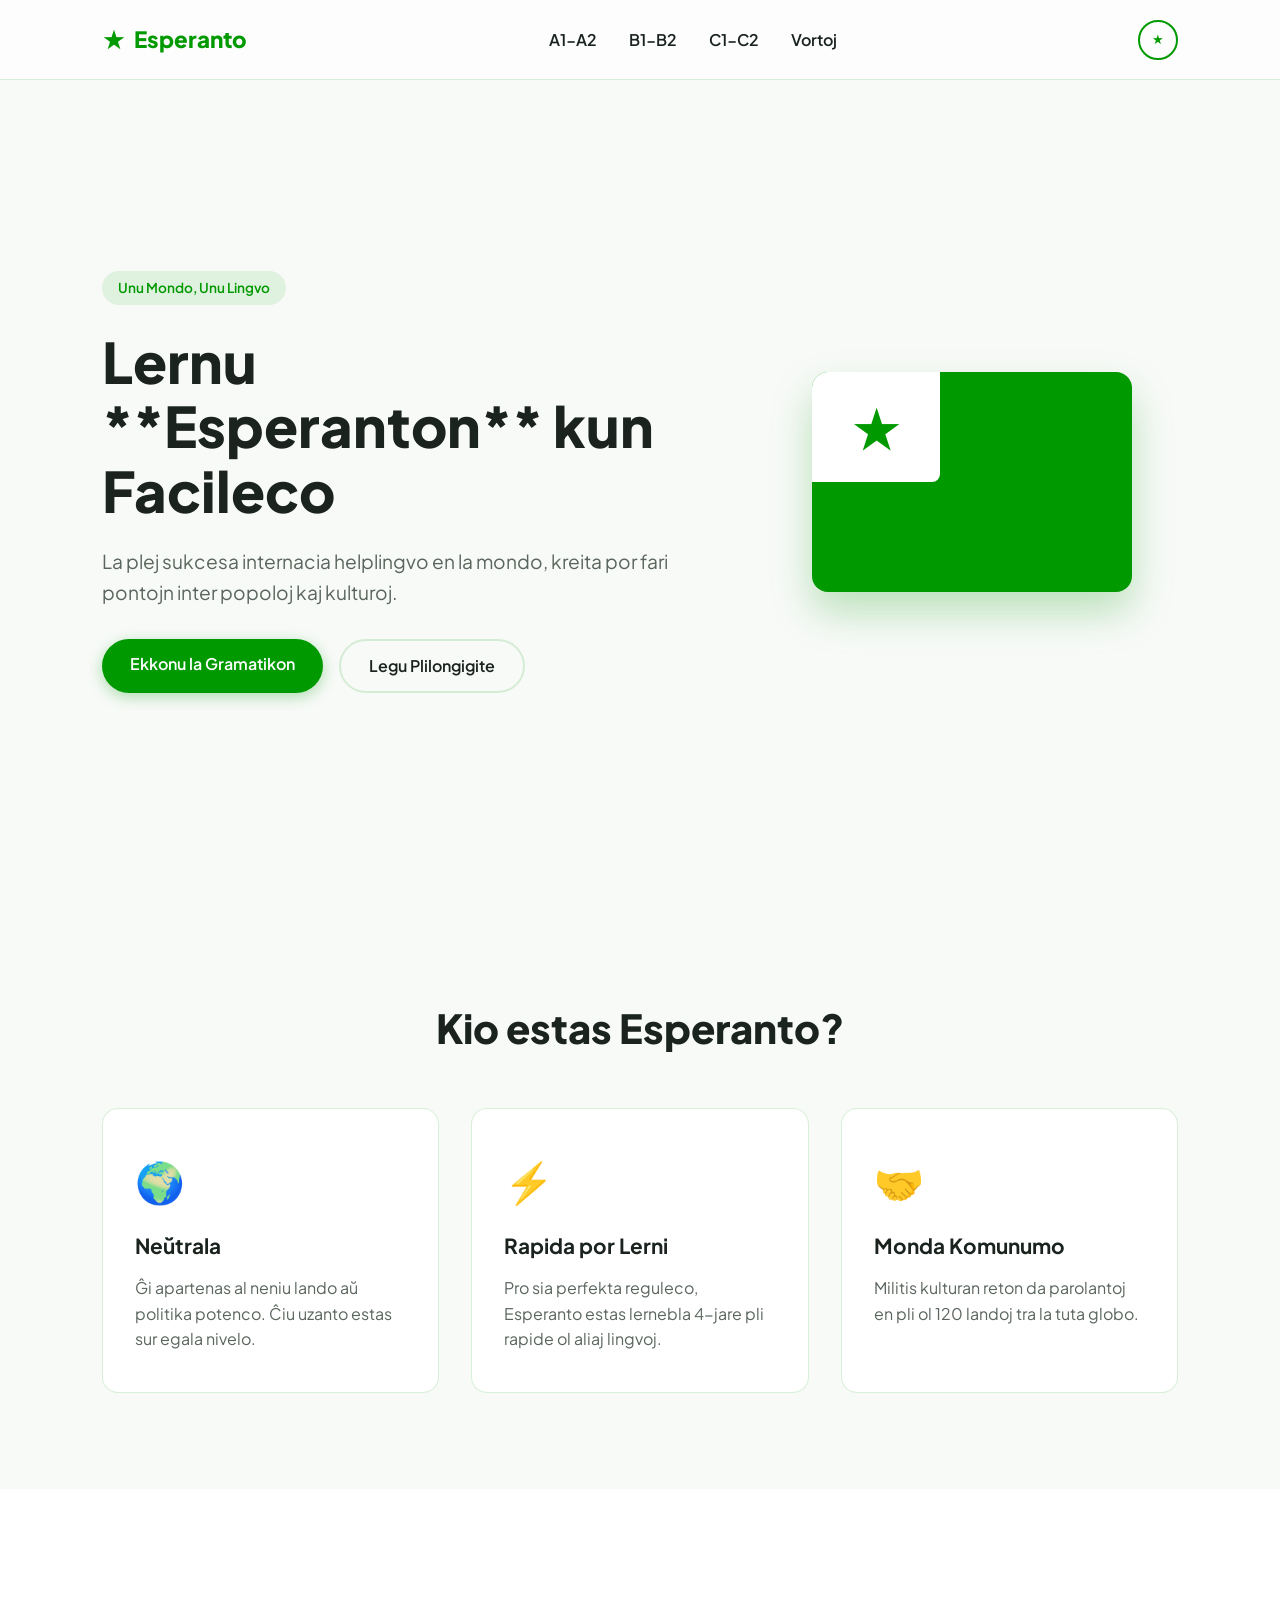
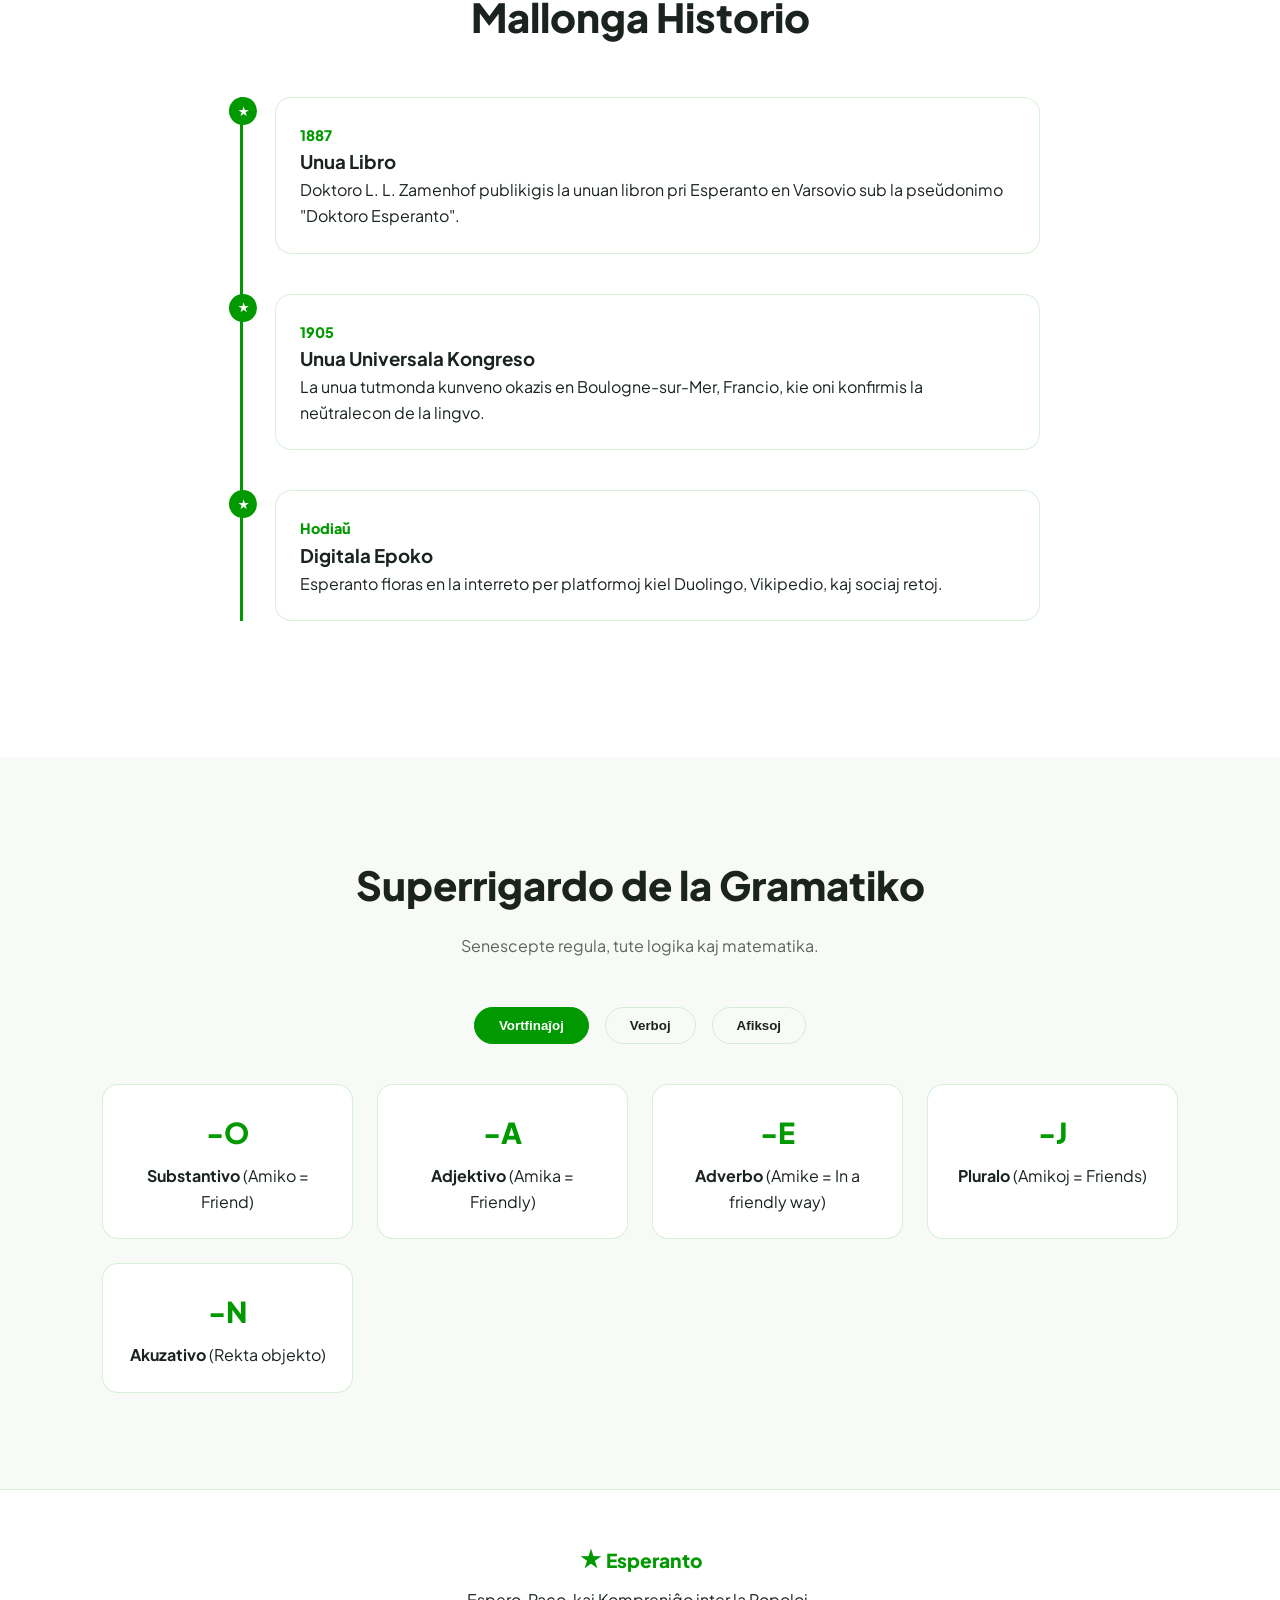
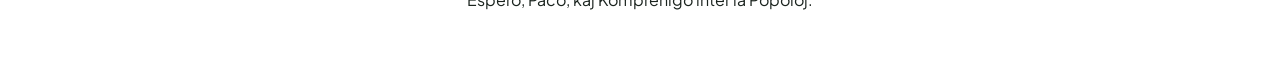
<file: index.html>
<!DOCTYPE html>
<html lang="eo">
<head>
    <meta charset="UTF-8">
    <meta name="viewport" content="width=device-width, initial-scale=1.0">
    <title>Esperanto - La Internacia Lingvo</title>
    <link rel="stylesheet" href="style.css">
    <link rel="preconnect" href="https://fonts.googleapis.com">
    <link rel="preconnect" href="https://fonts.gstatic.com" crossorigin>
    <link href="https://fonts.googleapis.com/css2?family=Plus+Jakarta+Sans:wght@300;400;600;800&display=swap" rel="stylesheet">
</head>
<body>

    <!-- Header & Navigation -->
    <header class="navbar" id="navbar">
        <div class="logo">
            <span class="star-icon">★</span>
            <span class="logo-text">Esperanto</span>
        </div>
        <nav>
            <ul class="nav-links">
                <li><a href="a1_a2.html">A1-A2</a></li>
                <li><a href="b1_b2.html">B1-B2</a></li>
                <li><a href="c1_c2.html">C1-C2</a></li>
                <li><a href="vortoj.html">Vortoj</a></li>
            </ul>
        </nav>
        <button class="theme-toggle" id="themeToggle" aria-label="Ŝanĝi Etoson">
            <span class="star-btn">★</span>
        </button>
    </header>

    <!-- Hero Section -->
    <section id="hero" class="hero-section">
        <div class="hero-content fade-in">
            <span class="badge">Unu Mondo, Unu Lingvo</span>
            <h1>Lernu **Esperanton** kun Facileco</h1>
            <p>La plej sukcesa internacia helplingvo en la mondo, kreita por fari pontojn inter popoloj kaj kulturoj.</p>
            <div class="hero-buttons">
                <a href="#gramatiko" class="btn btn-primary">Ekkonu la Gramatikon</a>
                <a href="#pri" class="btn btn-secondary">Legu Plilongigite</a>
            </div>
        </div>
        <div class="hero-graphic fade-in">
            <div class="flag-card">
                <div class="canton">
                    <span class="green-star">★</span>
                </div>
                <div class="green-bg"></div>
            </div>
        </div>
    </section>

    <!-- About Section -->
    <section id="pri" class="section">
        <div class="container fade-in">
            <h2 class="section-title">Kio estas Esperanto?</h2>
            <div class="cards-grid">
                <div class="card">
                    <div class="card-icon">🌍</div>
                    <h3>Neŭtrala</h3>
                    <p>Ĝi apartenas al neniu lando aŭ politika potenco. Ĉiu uzanto estas sur egala nivelo.</p>
                </div>
                <div class="card">
                    <div class="card-icon">⚡</div>
                    <h3>Rapida por Lerni</h3>
                    <p>Pro sia perfekta reguleco, Esperanto estas lernebla 4-jare pli rapide ol aliaj lingvoj.</p>
                </div>
                <div class="card">
                    <div class="card-icon">🤝</div>
                    <h3>Monda Komunumo</h3>
                    <p>Militis kulturan reton da parolantoj en pli ol 120 landoj tra la tuta globo.</p>
                </div>
            </div>
        </div>
    </section>

    <!-- History Section -->
    <section id="historio" class="section alt-bg">
        <div class="container fade-in">
            <h2 class="section-title">Mallonga Historio</h2>
            <div class="timeline">
                <div class="timeline-item">
                    <div class="timeline-dot">★</div>
                    <div class="timeline-content">
                        <span class="year">1887</span>
                        <h3>Unua Libro</h3>
                        <p>Doktoro L. L. Zamenhof publikigis la unuan libron pri Esperanto en Varsovio sub la pseŭdonimo "Doktoro Esperanto".</p>
                    </div>
                </div>
                <div class="timeline-item">
                    <div class="timeline-dot">★</div>
                    <div class="timeline-content">
                        <span class="year">1905</span>
                        <h3>Unua Universala Kongreso</h3>
                        <p>La unua tutmonda kunveno okazis en Boulogne-sur-Mer, Francio, kie oni konfirmis la neŭtralecon de la lingvo.</p>
                    </div>
                </div>
                <div class="timeline-item">
                    <div class="timeline-dot">★</div>
                    <div class="timeline-content">
                        <span class="year">Hodiaŭ</span>
                        <h3>Digitala Epoko</h3>
                        <p>Esperanto floras en la interreto per platformoj kiel Duolingo, Vikipedio, kaj sociaj retoj.</p>
                    </div>
                </div>
            </div>
        </div>
    </section>

    <!-- Grammar Section -->
    <section id="gramatiko" class="section">
        <div class="container fade-in">
            <h2 class="section-title">Superrigardo de la Gramatiko</h2>
            <p class="subtitle">Senescepte regula, tute logika kaj matematika.</p>

            <div class="tabs">
                <button class="tab-btn active" data-tab="finaĵoj">Vortfinaĵoj</button>
                <button class="tab-btn" data-tab="verboj">Verboj</button>
                <button class="tab-btn" data-tab="afiksoj">Afiksoj</button>
            </div>

            <div class="tab-content active" id="finaĵoj">
                <div class="grammar-cards">
                    <div class="g-card"><span>-O</span> <strong>Substantivo</strong> (Amiko = Friend)</div>
                    <div class="g-card"><span>-A</span> <strong>Adjektivo</strong> (Amika = Friendly)</div>
                    <div class="g-card"><span>-E</span> <strong>Adverbo</strong> (Amike = In a friendly way)</div>
                    <div class="g-card"><span>-J</span> <strong>Pluralo</strong> (Amikoj = Friends)</div>
                    <div class="g-card"><span>-N</span> <strong>Akuzativo</strong> (Rekta objekto)</div>
                </div>
            </div>

            <div class="tab-content" id="verboj">
                <div class="grammar-cards">
                    <div class="g-card"><span>-I</span> <strong>Infinitivo</strong> (Lerni)</div>
                    <div class="g-card"><span>-AS</span> <strong>Presento</strong> (Mi lernas)</div>
                    <div class="g-card"><span>-IS</span> <strong>Pasinteco</strong> (Mi lernis)</div>
                    <div class="g-card"><span>-OS</span> <strong>Futuro</strong> (Mi lernos)</div>
                    <div class="g-card"><span>-US</span> <strong>Kondiĉalo</strong> (Mi lernus)</div>
                    <div class="g-card"><span>-U</span> <strong>Volitivo / Ordo</strong> (Lernu!)</div>
                </div>
            </div>

            <div class="tab-content" id="afiksoj">
                <div class="grammar-cards">
                    <div class="g-card"><span>MAL-</span> <strong>Malfavoro / Kontraŭo</strong> (Bona → Malbona)</div>
                    <div class="g-card"><span>IN-</span> <strong>Ina sekso</strong> (Patro → Patrino)</div>
                    <div class="g-card"><span>ET-</span> <strong>Malgrandigilo</strong> (Domo → Dometo)</div>
                    <div class="g-card"><span>EG-</span> <strong>Grandigilo</strong> (Domo → Domego)</div>
                </div>
            </div>
        </div>
    </section>

    <!-- Footer -->
    <footer>
        <div class="footer-content">
            <div class="footer-logo">
                <span class="star-icon">★</span> Esperanto
            </div>
            <p>Espero, Paco, kaj Kompreniĝo inter la Popoloj.</p>
        </div>
    </footer>

    <script src="script.js"></script>
</body>
</html>
</file>
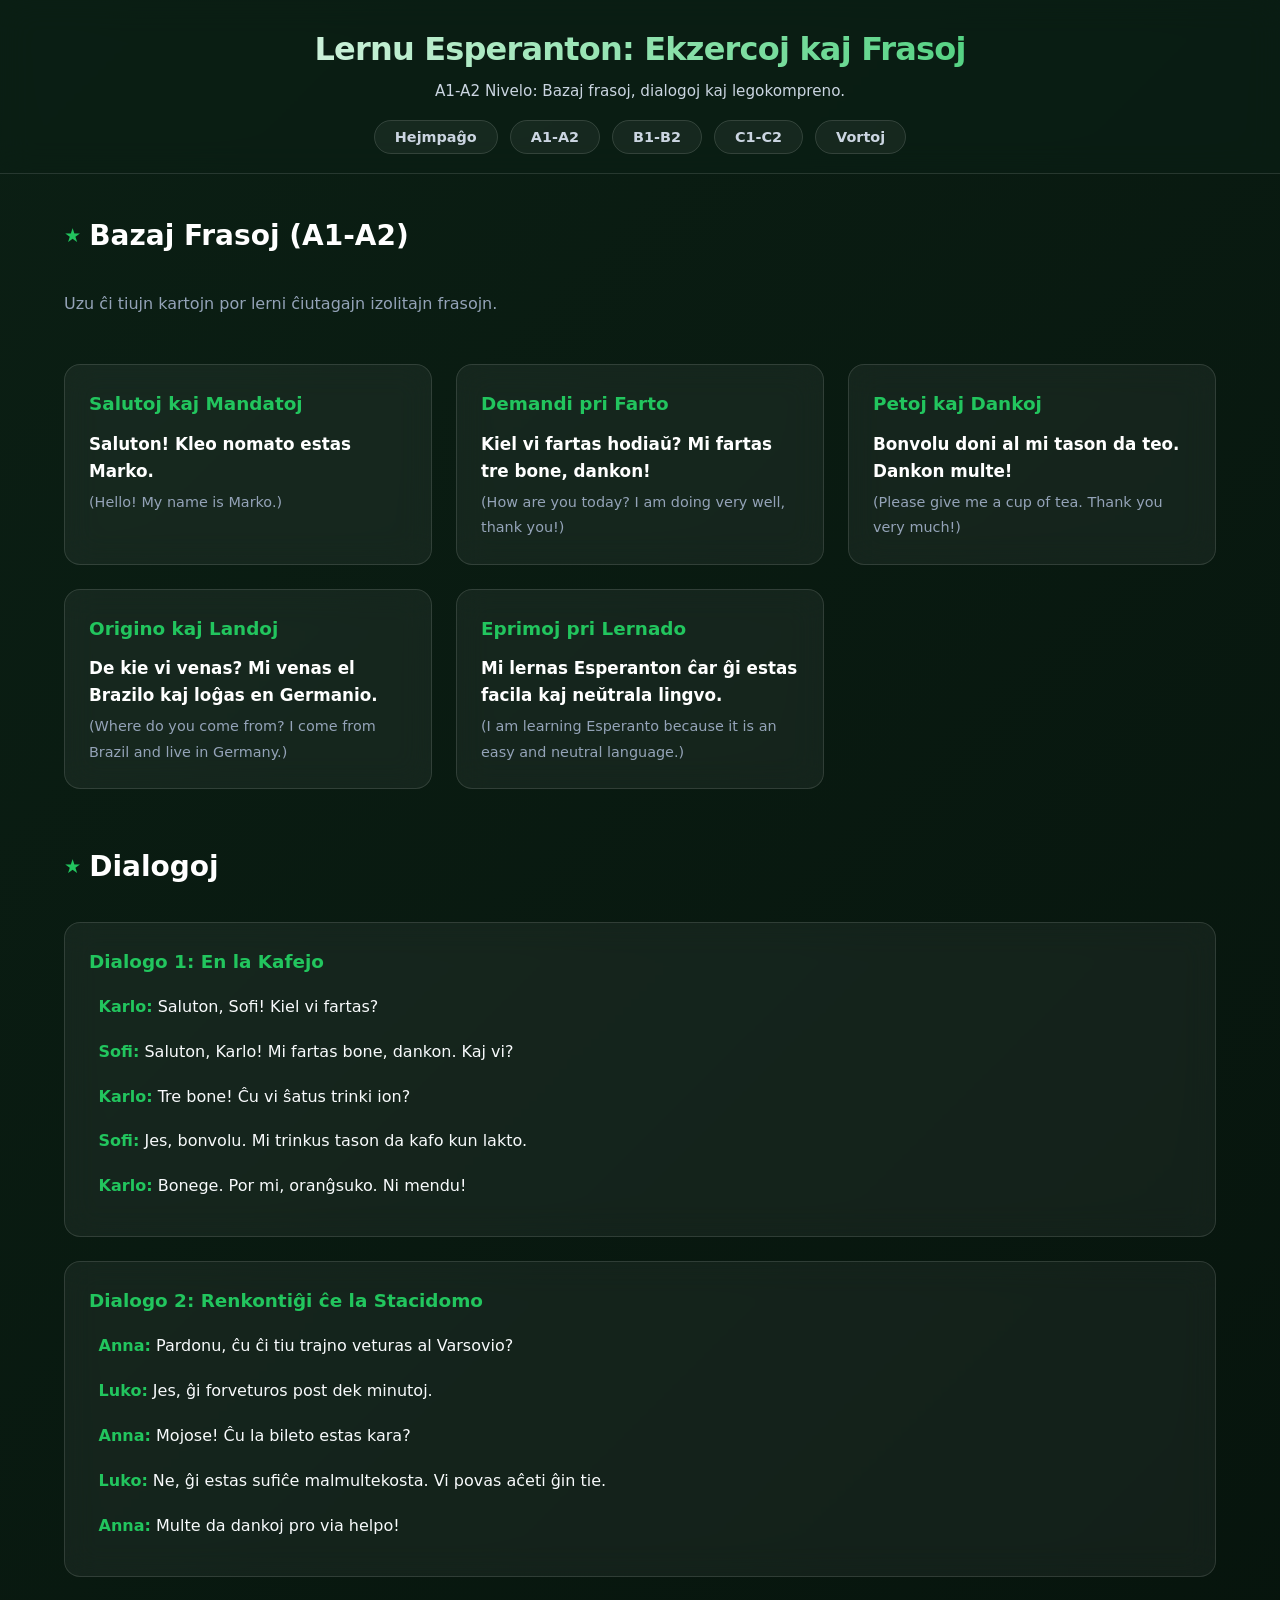
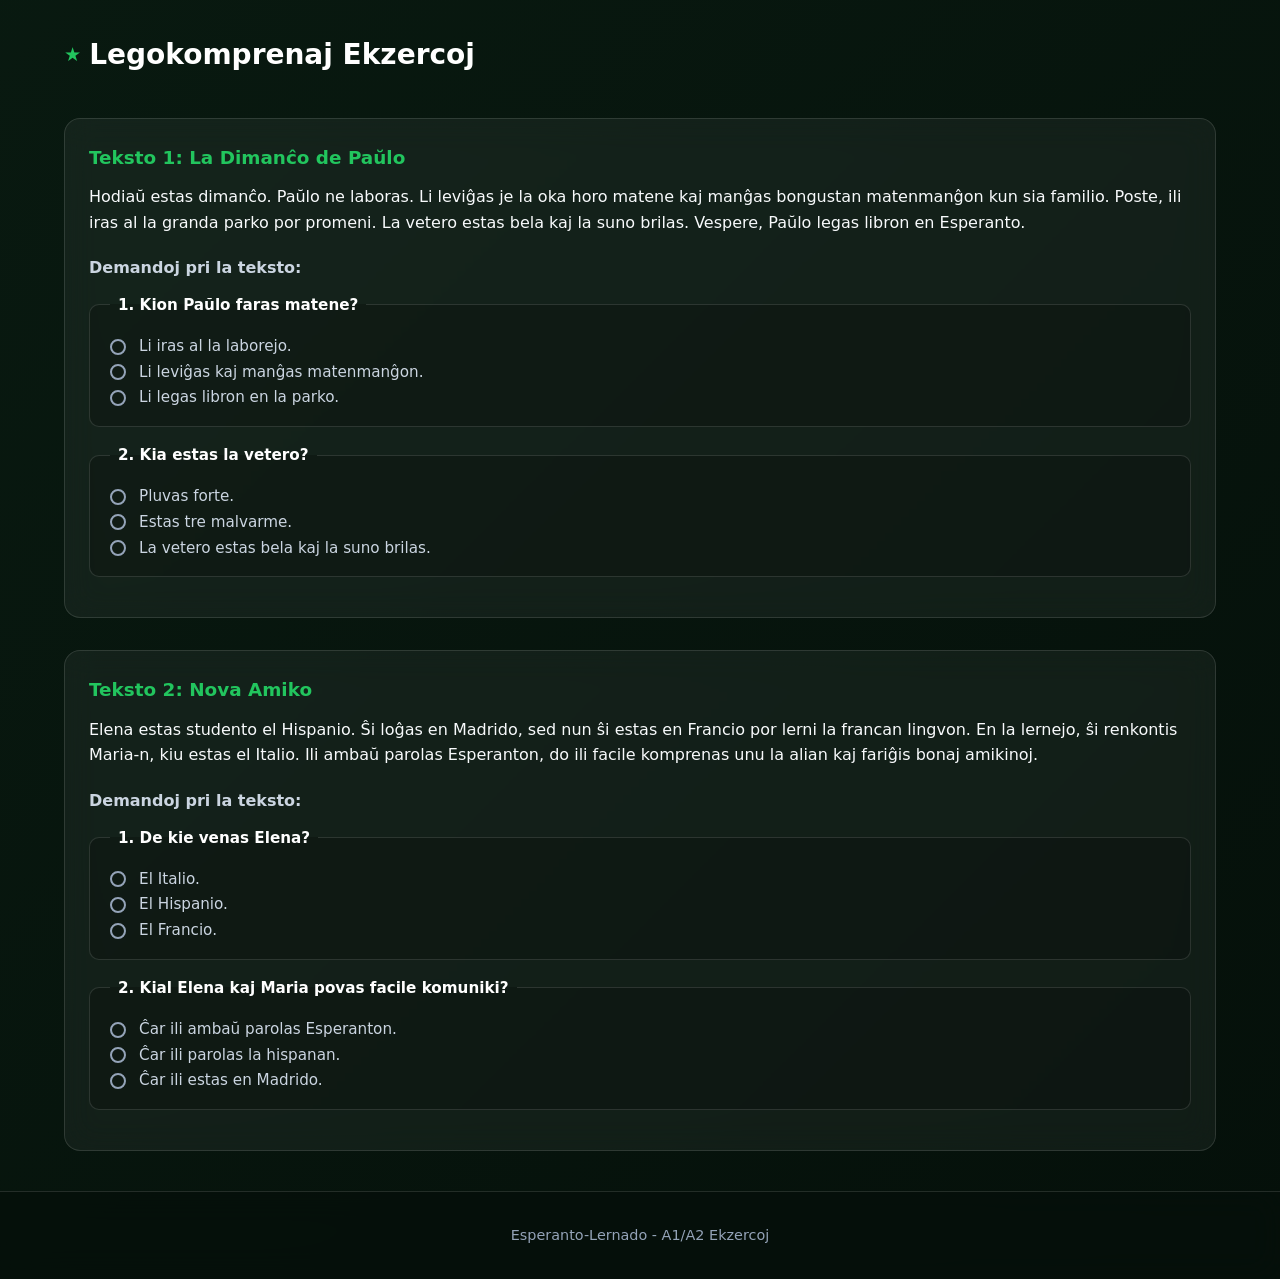
<file: a1_a2.html>
<!DOCTYPE html>
<html lang="eo">
<head>
    <meta charset="UTF-8">
    <meta name="viewport" content="width=device-width, initial-scale=1.0">
    <link rel="stylesheet" href="style_2.css">
    <link rel="preconnect" href="https://fonts.googleapis.com">
    <title>Esperanto: Ekzercoj kaj Frasoj (A1-A2)</title>
</head>
<body>

    <header>
        <h1>Lernu Esperanton: Ekzercoj kaj Frasoj</h1>
        <p>A1-A2 Nivelo: Bazaj frasoj, dialogoj kaj legokompreno.</p>
        <nav>
            <ul class="nav-links">
                <li><a href="index.html">Hejmpaĝo</a></li>
                <li><a href="a1_a2.html">A1-A2</a></li>
                <li><a href="b1_b2.html">B1-B2</a></li>
                <li><a href="c1_c2.html">C1-C2</a></li>
                <li><a href="vortoj.html">Vortoj</a></li>
            </ul>
        </nav>
    </header>

    <main>
        <!-- Sekcio 1: Bazaj Frasoj (A1-A2) -->
        <section id="frasoj">
            <h2>Bazaj Frasoj (A1-A2)</h2>
            <p>Uzu ĉi tiujn kartojn por lerni ĉiutagajn izolitajn frasojn.</p>

            <article class="card">
                <h3>Salutoj kaj Mandatoj</h3>
                <p><strong>Saluton! Kleo nomato estas Marko.</strong></p>
                <p><em>(Hello! My name is Marko.)</em></p>
            </article>

            <article class="card">
                <h3>Demandi pri Farto</h3>
                <p><strong>Kiel vi fartas hodiaŭ? Mi fartas tre bone, dankon!</strong></p>
                <p><em>(How are you today? I am doing very well, thank you!)</em></p>
            </article>

            <article class="card">
                <h3>Petoj kaj Dankoj</h3>
                <p><strong>Bonvolu doni al mi tason da teo. Dankon multe!</strong></p>
                <p><em>(Please give me a cup of tea. Thank you very much!)</em></p>
            </article>

            <article class="card">
                <h3>Origino kaj Landoj</h3>
                <p><strong>De kie vi venas? Mi venas el Brazilo kaj loĝas en Germanio.</strong></p>
                <p><em>(Where do you come from? I come from Brazil and live in Germany.)</em></p>
            </article>

            <article class="card">
                <h3>Eprimoj pri Lernado</h3>
                <p><strong>Mi lernas Esperanton ĉar ĝi estas facila kaj neŭtrala lingvo.</strong></p>
                <p><em>(I am learning Esperanto because it is an easy and neutral language.)</em></p>
            </article>
        </section>

        <!-- Sekcio 2: Dialogoj -->
        <section id="dialogoj">
            <h2>Dialogoj</h2>

            <!-- Dialogo 1 -->
            <article class="dialogue-card">
                <h3>Dialogo 1: En la Kafejo</h3>
                <p><strong>Karlo:</strong> Saluton, Sofi! Kiel vi fartas?</p>
                <p><strong>Sofi:</strong> Saluton, Karlo! Mi fartas bone, dankon. Kaj vi?</p>
                <p><strong>Karlo:</strong> Tre bone! Ĉu vi ŝatus trinki ion?</p>
                <p><strong>Sofi:</strong> Jes, bonvolu. Mi trinkus tason da kafo kun lakto.</p>
                <p><strong>Karlo:</strong> Bonege. Por mi, oranĝsuko. Ni mendu!</p>
            </article>

            <!-- Dialogo 2 -->
            <article class="dialogue-card">
                <h3>Dialogo 2: Renkontiĝi ĉe la Stacidomo</h3>
                <p><strong>Anna:</strong> Pardonu, ĉu ĉi tiu trajno veturas al Varsovio?</p>
                <p><strong>Luko:</strong> Jes, ĝi forveturos post dek minutoj.</p>
                <p><strong>Anna:</strong> Mojose! Ĉu la bileto estas kara?</p>
                <p><strong>Luko:</strong> Ne, ĝi estas sufiĉe malmultekosta. Vi povas aĉeti ĝin tie.</p>
                <p><strong>Anna:</strong> Multe da dankoj pro via helpo!</p>
            </article>
        </section>

        <!-- Sekcio 3: Legokomprenaj Ekzercoj -->
        <section id="legokompreno">
            <h2>Legokomprenaj Ekzercoj</h2>

            <!-- Ekzerco 1 -->
            <article class="exercise-card">
                <h3>Teksto 1: La Dimanĉo de Paŭlo</h3>
                <p>
                    Hodiaŭ estas dimanĉo. Paŭlo ne laboras. Li leviĝas je la oka horo matene kaj manĝas bongustan matenmanĝon kun sia familio. 
                    Poste, ili iras al la granda parko por promeni. La vetero estas bela kaj la suno brilas. Vespere, Paŭlo legas libron en Esperanto.
                </p>

                <h4>Demandoj pri la teksto:</h4>
                <form>
                    <fieldset>
                        <legend>1. Kion Paŭlo faras matene?</legend>
                        <input type="radio" id="q1a" name="q1" value="a">
                        <label for="q1a">Li iras al la laborejo.</label><br>
                        <input type="radio" id="q1b" name="q1" value="b">
                        <label for="q1b">Li leviĝas kaj manĝas matenmanĝon.</label><br>
                        <input type="radio" id="q1c" name="q1" value="c">
                        <label for="q1c">Li legas libron en la parko.</label>
                    </fieldset>

                    <fieldset>
                        <legend>2. Kia estas la vetero?</legend>
                        <input type="radio" id="q2a" name="q2" value="a">
                        <label for="q2a">Pluvas forte.</label><br>
                        <input type="radio" id="q2b" name="q2" value="b">
                        <label for="q2b">Estas tre malvarme.</label><br>
                        <input type="radio" id="q2c" name="q2" value="c">
                        <label for="q2c">La vetero estas bela kaj la suno brilas.</label>
                    </fieldset>
                </form>
            </article>

            <!-- Ekzerco 2 -->
            <article class="exercise-card">
                <h3>Teksto 2: Nova Amiko</h3>
                <p>
                    Elena estas studento el Hispanio. Ŝi loĝas en Madrido, sed nun ŝi estas en Francio por lerni la francan lingvon. 
                    En la lernejo, ŝi renkontis Maria-n, kiu estas el Italio. Ili ambaŭ parolas Esperanton, do ili facile komprenas unu la alian kaj fariĝis bonaj amikinoj.
                </p>

                <h4>Demandoj pri la teksto:</h4>
                <form>
                    <fieldset>
                        <legend>1. De kie venas Elena?</legend>
                        <input type="radio" id="q3a" name="q3" value="a">
                        <label for="q3a">El Italio.</label><br>
                        <input type="radio" id="q3b" name="q3" value="b">
                        <label for="q3b">El Hispanio.</label><br>
                        <input type="radio" id="q3c" name="q3" value="c">
                        <label for="q3c">El Francio.</label>
                    </fieldset>

                    <fieldset>
                        <legend>2. Kial Elena kaj Maria povas facile komuniki?</legend>
                        <input type="radio" id="q4a" name="q4" value="a">
                        <label for="q4a">Ĉar ili ambaŭ parolas Esperanton.</label><br>
                        <input type="radio" id="q4b" name="q4" value="b">
                        <label for="q4b">Ĉar ili parolas la hispanan.</label><br>
                        <input type="radio" id="q4c" name="q4" value="c">
                        <label for="q4c">Ĉar ili estas en Madrido.</label>
                    </fieldset>
                </form>
            </article>
        </section>
    </main>

    <footer>
        <p>Esperanto-Lernado - A1/A2 Ekzercoj</p>
    </footer> 
    <script src="script.js"></script>
</body>
</html>
</file>
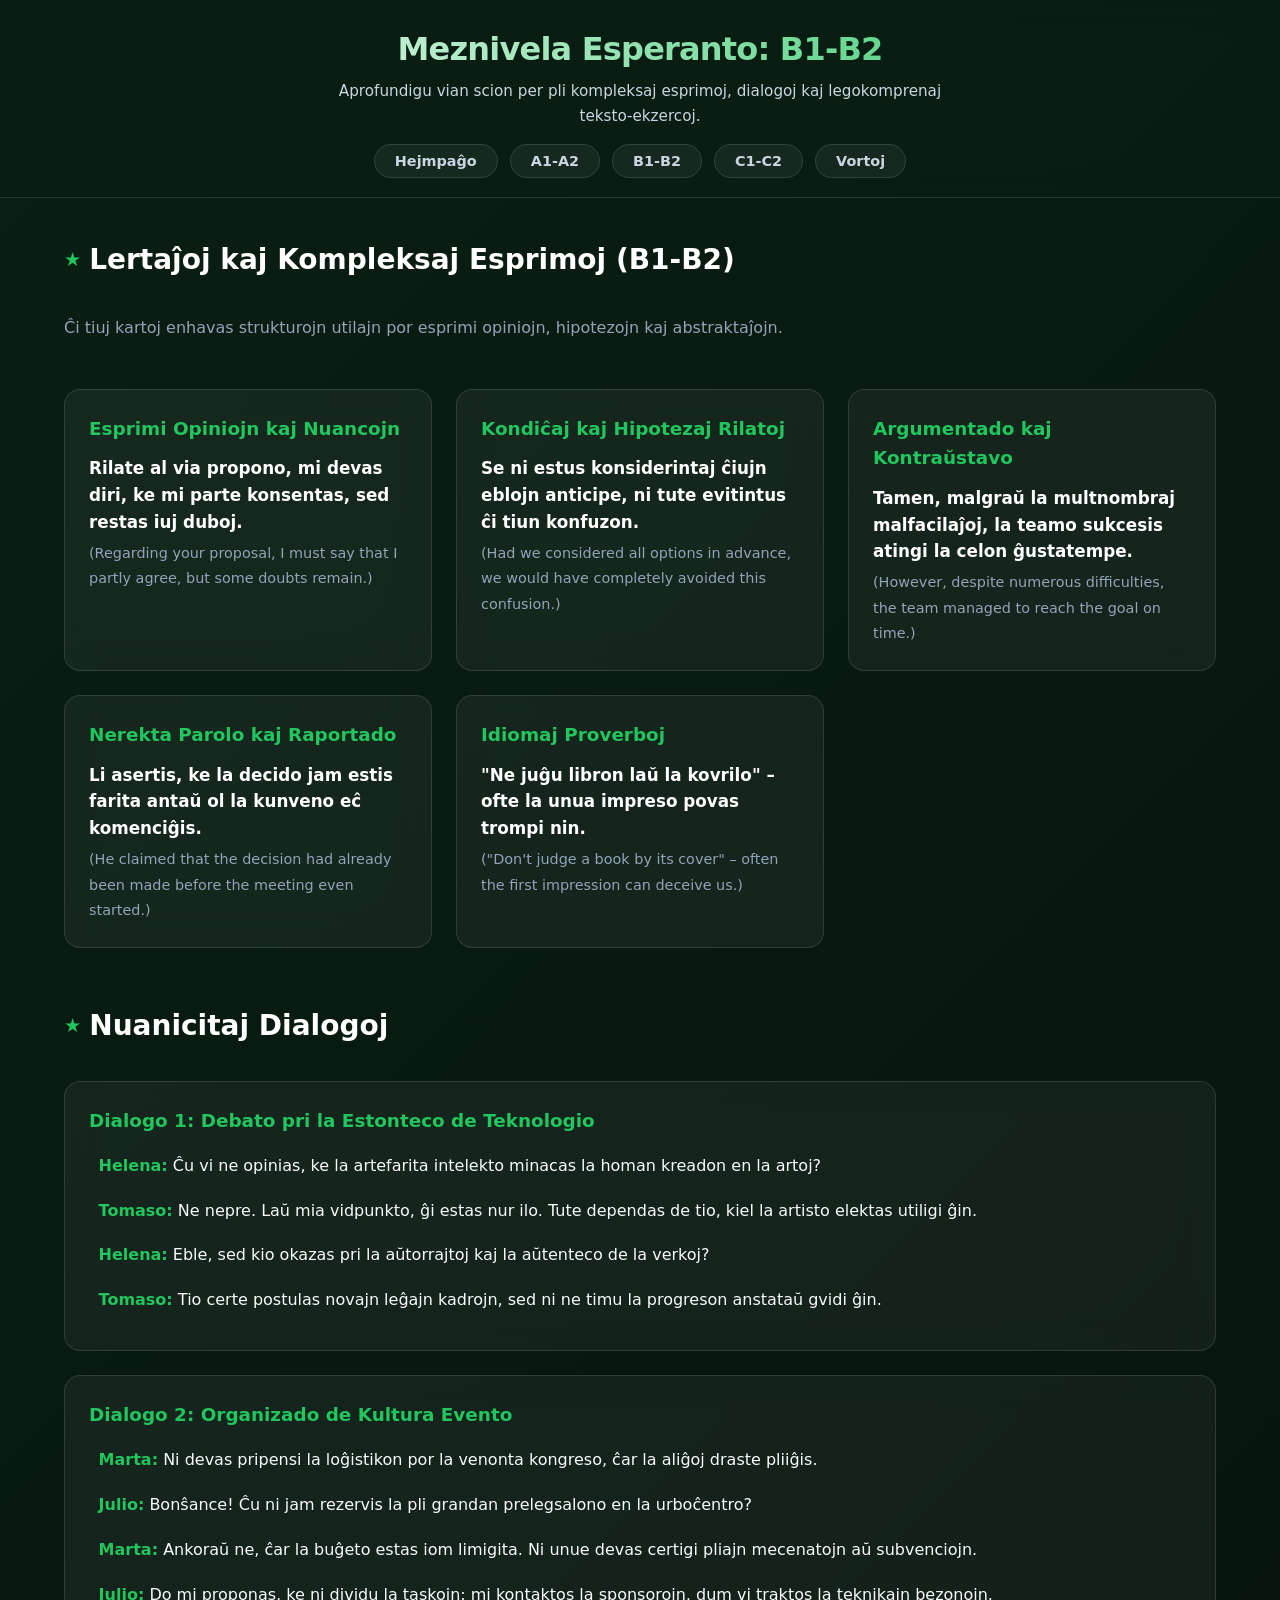
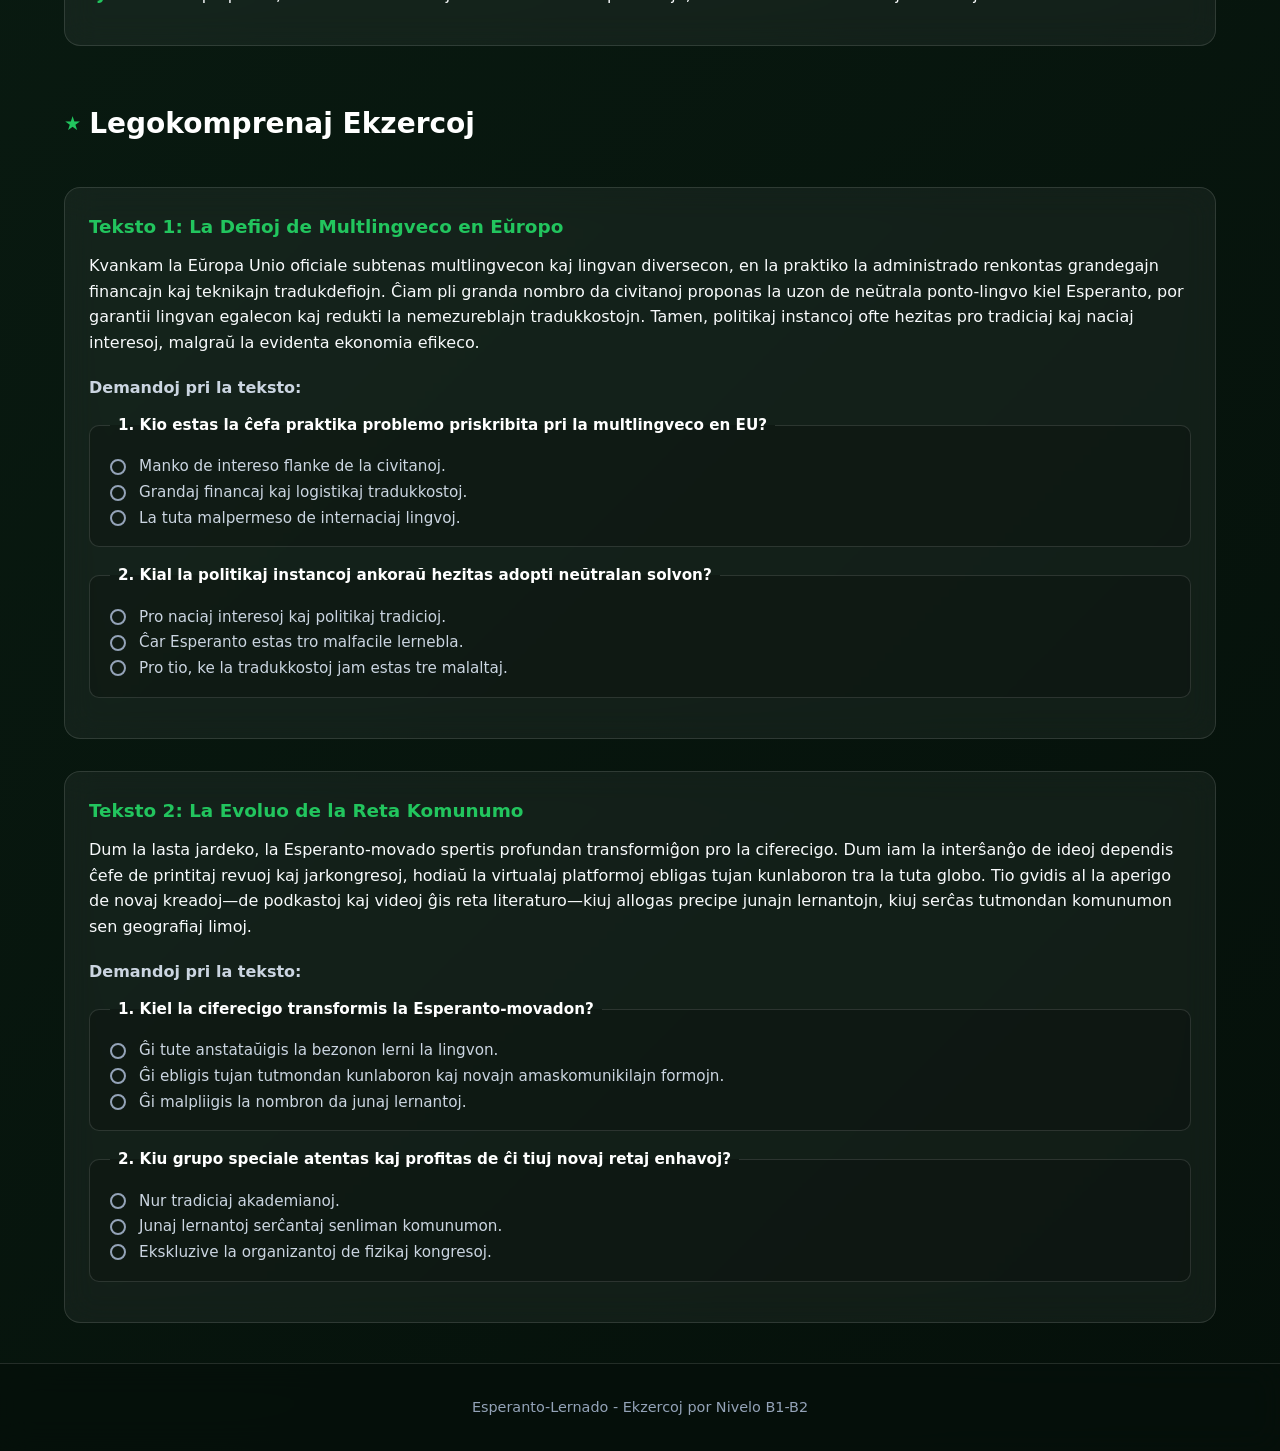
<file: b1_b2.html>
<!DOCTYPE html>
<html lang="eo">
<head>
    <meta charset="UTF-8">
    <meta name="viewport" content="width=device-width, initial-scale=1.0">
    <link rel="stylesheet" href="style_2.css">
    <link rel="preconnect" href="https://fonts.googleapis.com">
    <title>Esperanto: Ekzercoj kaj Esprimoj (B1-B2)</title>
</head>
<body>

    <header>
        <h1>Meznivela Esperanto: B1-B2</h1>
        <p>Aprofundigu vian scion per pli kompleksaj esprimoj, dialogoj kaj legokomprenaj teksto-ekzercoj.</p>
        <nav>
            <ul class="nav-links">
                <li><a href="index.html">Hejmpaĝo</a></li>
                <li><a href="a1_a2.html">A1-A2</a></li>
                <li><a href="b1_b2.html">B1-B2</a></li>
                <li><a href="c1_c2.html">C1-C2</a></li>
                <li><a href="vortoj.html">Vortoj</a></li>
            </ul>
        </nav>
    </header>

    <main>
        <!-- Sekcio 1: B1-B2 Esprimoj kaj Idiomaĵoj -->
        <section id="esprimoj">
            <h2>Lertaĵoj kaj Kompleksaj Esprimoj (B1-B2)</h2>
            <p>Ĉi tiuj kartoj enhavas strukturojn utilajn por esprimi opiniojn, hipotezojn kaj abstraktaĵojn.</p>

            <article class="card">
                <h3>Esprimi Opiniojn kaj Nuancojn</h3>
                <p><strong>Rilate al via propono, mi devas diri, ke mi parte konsentas, sed restas iuj duboj.</strong></p>
                <p><em>(Regarding your proposal, I must say that I partly agree, but some doubts remain.)</em></p>
            </article>

            <article class="card">
                <h3>Kondiĉaj kaj Hipotezaj Rilatoj</h3>
                <p><strong>Se ni estus konsiderintaj ĉiujn eblojn anticipe, ni tute evitintus ĉi tiun konfuzon.</strong></p>
                <p><em>(Had we considered all options in advance, we would have completely avoided this confusion.)</em></p>
            </article>

            <article class="card">
                <h3>Argumentado kaj Kontraŭstavo</h3>
                <p><strong>Tamen, malgraŭ la multnombraj malfacilaĵoj, la teamo sukcesis atingi la celon ĝustatempe.</strong></p>
                <p><em>(However, despite numerous difficulties, the team managed to reach the goal on time.)</em></p>
            </article>

            <article class="card">
                <h3>Nerekta Parolo kaj Raportado</h3>
                <p><strong>Li asertis, ke la decido jam estis farita antaŭ ol la kunveno eĉ komenciĝis.</strong></p>
                <p><em>(He claimed that the decision had already been made before the meeting even started.)</em></p>
            </article>

            <article class="card">
                <h3>Idiomaj Proverboj</h3>
                <p><strong>"Ne juĝu libron laŭ la kovrilo" – ofte la unua impreso povas trompi nin.</strong></p>
                <p><em>("Don't judge a book by its cover" – often the first impression can deceive us.)</em></p>
            </article>
        </section>

        <!-- Sekcio 2: Dialogoj por Mezniveluloj -->
        <section id="dialogoj">
            <h2>Nuanicitaj Dialogoj</h2>

            <!-- Dialogo 1 -->
            <article class="dialogue-card">
                <h3>Dialogo 1: Debato pri la Estonteco de Teknologio</h3>
                <p><strong>Helena:</strong> Ĉu vi ne opinias, ke la artefarita intelekto minacas la homan kreadon en la artoj?</p>
                <p><strong>Tomaso:</strong> Ne nepre. Laŭ mia vidpunkto, ĝi estas nur ilo. Tute dependas de tio, kiel la artisto elektas utiligi ĝin.</p>
                <p><strong>Helena:</strong> Eble, sed kio okazas pri la aŭtorrajtoj kaj la aŭtenteco de la verkoj?</p>
                <p><strong>Tomaso:</strong> Tio certe postulas novajn leĝajn kadrojn, sed ni ne timu la progreson anstataŭ gvidi ĝin.</p>
            </article>

            <!-- Dialogo 2 -->
            <article class="dialogue-card">
                <h3>Dialogo 2: Organizado de Kultura Evento</h3>
                <p><strong>Marta:</strong> Ni devas pripensi la loĝistikon por la venonta kongreso, ĉar la aliĝoj draste pliiĝis.</p>
                <p><strong>Julio:</strong> Bonŝance! Ĉu ni jam rezervis la pli grandan prelegsalono en la urboĉentro?</p>
                <p><strong>Marta:</strong> Ankoraŭ ne, ĉar la buĝeto estas iom limigita. Ni unue devas certigi pliajn mecenatojn aŭ subvenciojn.</p>
                <p><strong>Julio:</strong> Do mi proponas, ke ni dividu la taskojn: mi kontaktos la sponsorojn, dum vi traktos la teknikajn bezonojn.</p>
            </article>
        </section>

        <!-- Sekcio 3: Legokomprenaj Ekzercoj -->
        <section id="legokompreno">
            <h2>Legokomprenaj Ekzercoj</h2>

            <!-- Ekzerco 1 -->
            <article class="exercise-card">
                <h3>Teksto 1: La Defioj de Multlingveco en Eŭropo</h3>
                <p>
                    Kvankam la Eŭropa Unio oficiale subtenas multlingvecon kaj lingvan diversecon, en la praktiko la administrado renkontas grandegajn financajn kaj teknikajn tradukdefiojn. 
                    Ĉiam pli granda nombro da civitanoj proponas la uzon de neŭtrala ponto-lingvo kiel Esperanto, por garantii lingvan egalecon kaj redukti la nemezureblajn tradukkostojn. 
                    Tamen, politikaj instancoj ofte hezitas pro tradiciaj kaj naciaj interesoj, malgraŭ la evidenta ekonomia efikeco.
                </p>

                <h4>Demandoj pri la teksto:</h4>
                <form>
                    <fieldset>
                        <legend>1. Kio estas la ĉefa praktika problemo priskribita pri la multlingveco en EU?</legend>
                        <input type="radio" id="q1a" name="q1" value="a">
                        <label for="q1a">Manko de intereso flanke de la civitanoj.</label><br>
                        <input type="radio" id="q1b" name="q1" value="b">
                        <label for="q1b">Grandaj financaj kaj logistikaj tradukkostoj.</label><br>
                        <input type="radio" id="q1c" name="q1" value="c">
                        <label for="q1c">La tuta malpermeso de internaciaj lingvoj.</label>
                    </fieldset>

                    <fieldset>
                        <legend>2. Kial la politikaj instancoj ankoraŭ hezitas adopti neŭtralan solvon?</legend>
                        <input type="radio" id="q2a" name="q2" value="a">
                        <label for="q2a">Pro naciaj interesoj kaj politikaj tradicioj.</label><br>
                        <input type="radio" id="q2b" name="q2" value="b">
                        <label for="q2b">Ĉar Esperanto estas tro malfacile lernebla.</label><br>
                        <input type="radio" id="q2c" name="q2" value="c">
                        <label for="q2c">Pro tio, ke la tradukkostoj jam estas tre malaltaj.</label>
                    </fieldset>
                </form>
            </article>

            <!-- Ekzerco 2 -->
            <article class="exercise-card">
                <h3>Teksto 2: La Evoluo de la Reta Komunumo</h3>
                <p>
                    Dum la lasta jardeko, la Esperanto-movado spertis profundan transformiĝon pro la ciferecigo. 
                    Dum iam la interŝanĝo de ideoj dependis ĉefe de printitaj revuoj kaj jarkongresoj, hodiaŭ la virtualaj platformoj ebligas tujan kunlaboron tra la tuta globo. 
                    Tio gvidis al la aperigo de novaj kreadoj—de podkastoj kaj videoj ĝis reta literaturo—kiuj allogas precipe junajn lernantojn, kiuj serĉas tutmondan komunumon sen geografiaj limoj.
                </p>

                <h4>Demandoj pri la teksto:</h4>
                <form>
                    <fieldset>
                        <legend>1. Kiel la ciferecigo transformis la Esperanto-movadon?</legend>
                        <input type="radio" id="q3a" name="q3" value="a">
                        <label for="q3a">Ĝi tute anstataŭigis la bezonon lerni la lingvon.</label><br>
                        <input type="radio" id="q3b" name="q3" value="b">
                        <label for="q3b">Ĝi ebligis tujan tutmondan kunlaboron kaj novajn amaskomunikilajn formojn.</label><br>
                        <input type="radio" id="q3c" name="q3" value="c">
                        <label for="q3c">Ĝi malpliigis la nombron da junaj lernantoj.</label>
                    </fieldset>

                    <fieldset>
                        <legend>2. Kiu grupo speciale atentas kaj profitas de ĉi tiuj novaj retaj enhavoj?</legend>
                        <input type="radio" id="q4a" name="q4" value="a">
                        <label for="q4a">Nur tradiciaj akademianoj.</label><br>
                        <input type="radio" id="q4b" name="q4" value="b">
                        <label for="q4b">Junaj lernantoj serĉantaj senliman komunumon.</label><br>
                        <input type="radio" id="q4c" name="q4" value="c">
                        <label for="q4c">Ekskluzive la organizantoj de fizikaj kongresoj.</label>
                    </fieldset>
                </form>
            </article>
        </section>
    </main>

    <footer>
        <p>Esperanto-Lernado - Ekzercoj por Nivelo B1-B2</p>
    </footer>
    <script src="script.js"></script>   
</body>
</html>
</file>
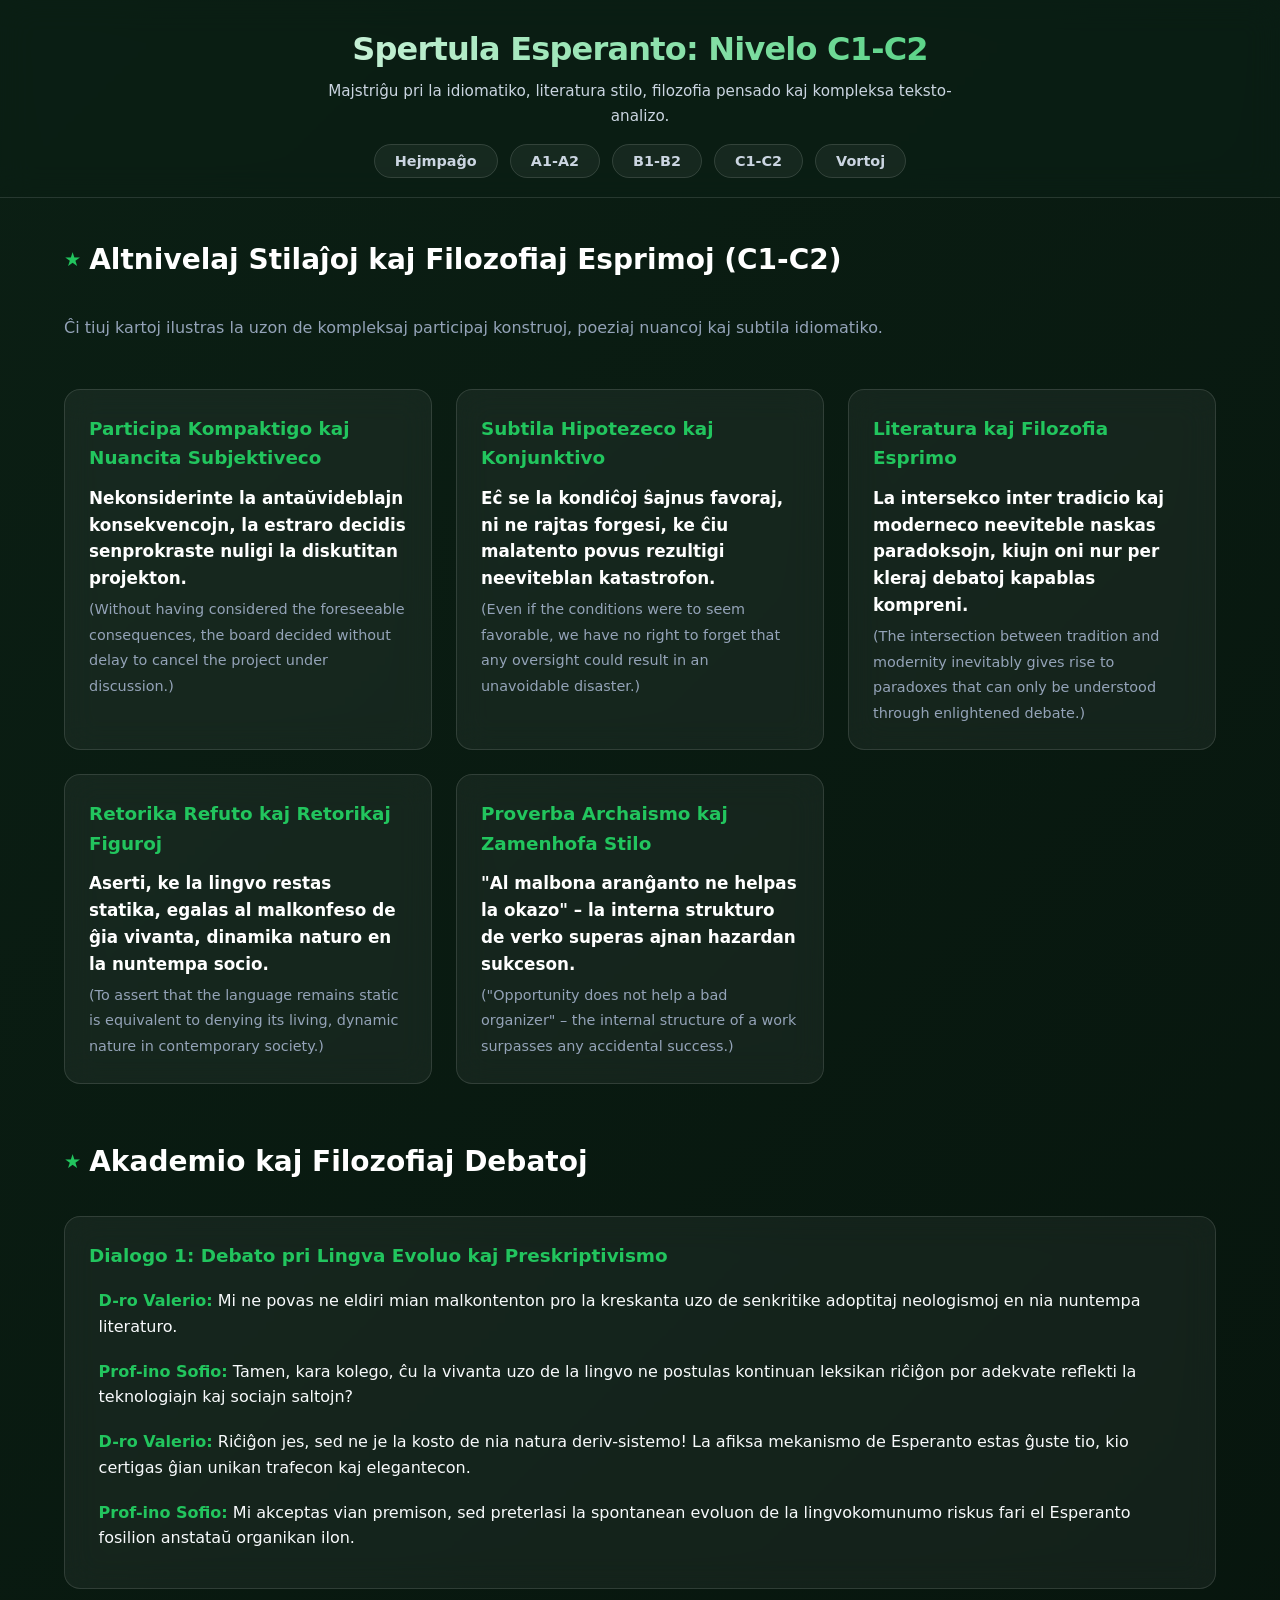
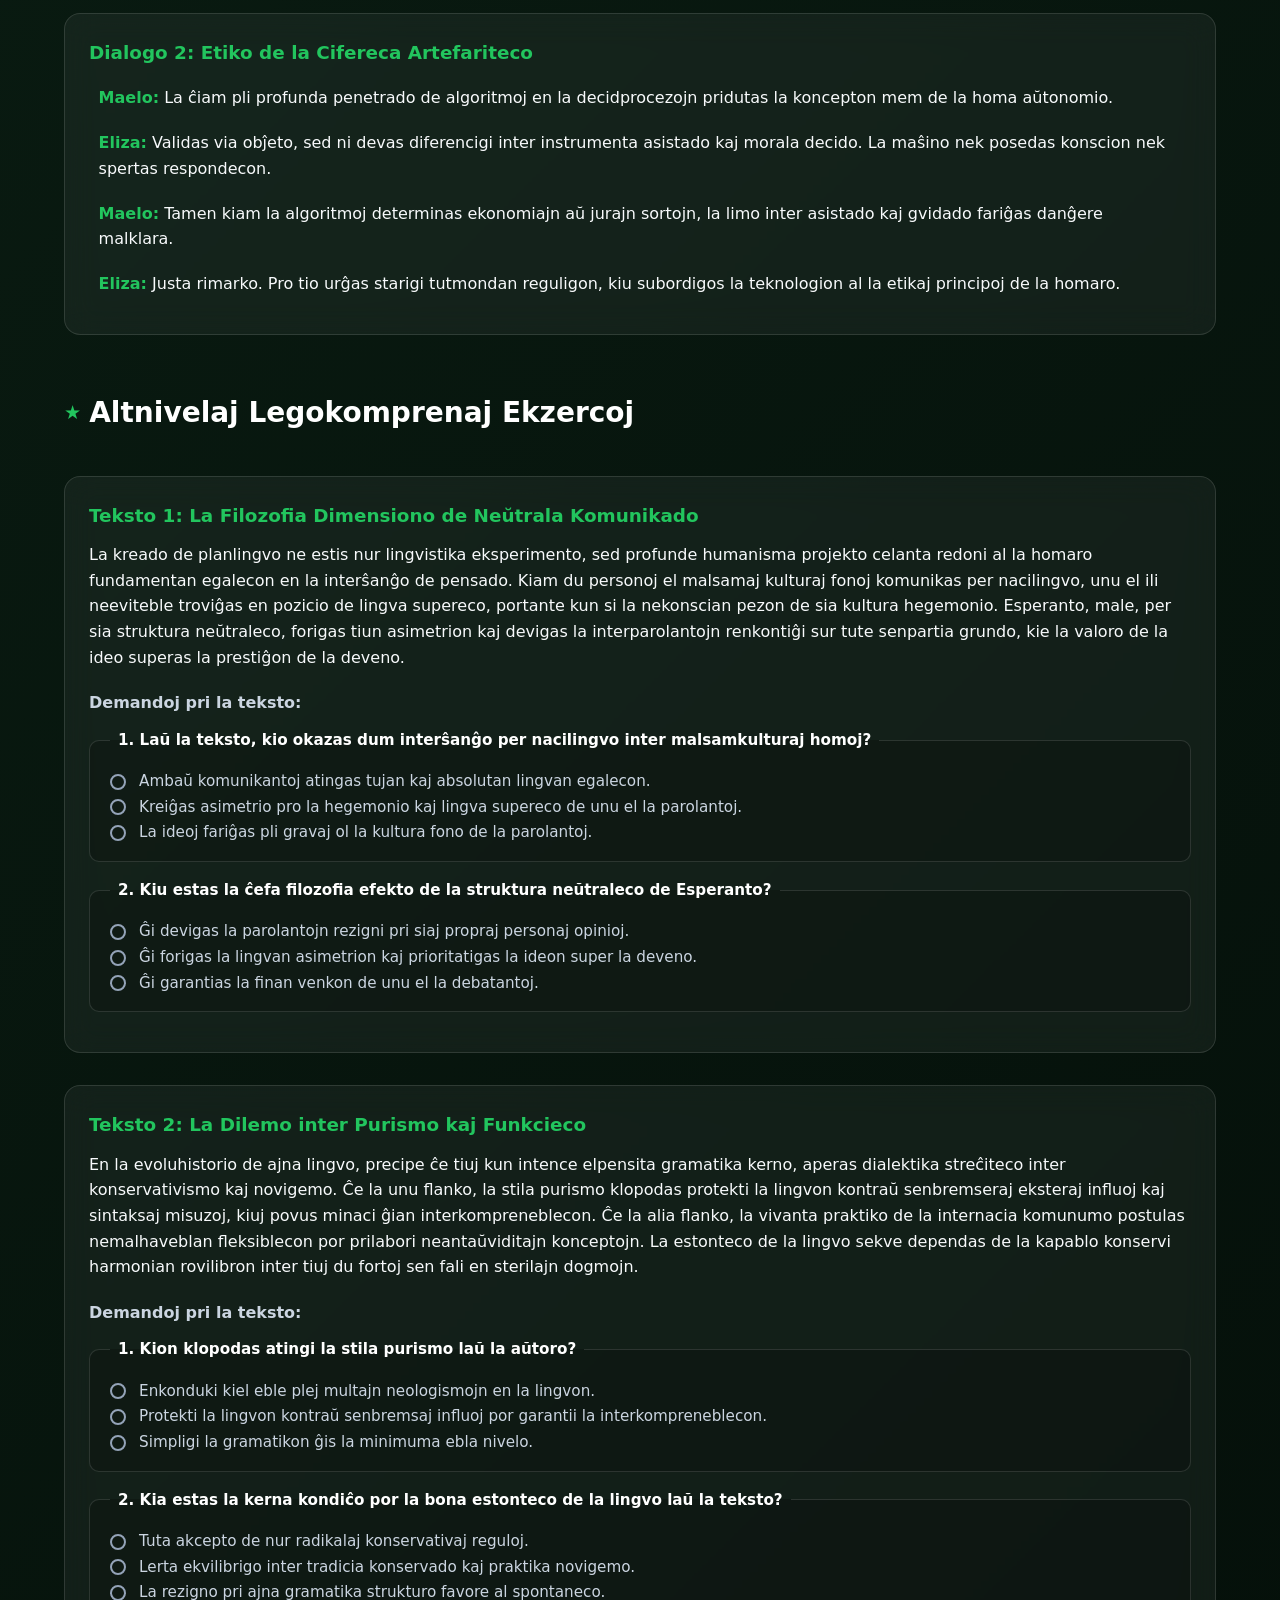
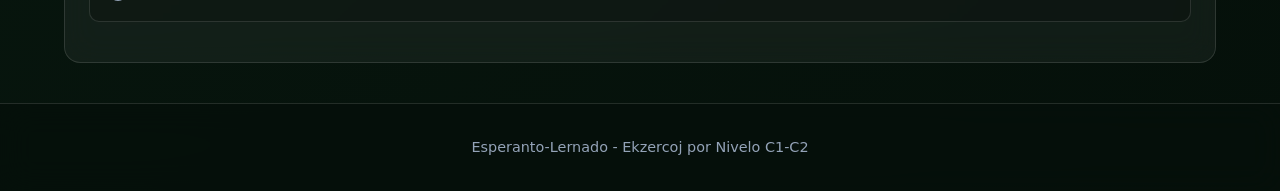
<file: c1_c2.html>
<!DOCTYPE html>
<html lang="eo">
<head>
    <meta charset="UTF-8">
    <meta name="viewport" content="width=device-width, initial-scale=1.0">
    <link rel="stylesheet" href="style_2.css">    
    <title>Esperanto: Ekzercoj kaj Esprimoj (C1-C2)</title>
</head>
<body>

    <header>
        <h1>Spertula Esperanto: Nivelo C1-C2</h1>
        <p>Majstriĝu pri la idiomatiko, literatura stilo, filozofia pensado kaj kompleksa teksto-analizo.</p>
        <nav>
            <ul class="nav-links">
                <li><a href="index.html">Hejmpaĝo</a></li>
                <li><a href="a1_a2.html">A1-A2</a></li>
                <li><a href="b1_b2.html">B1-B2</a></li>
                <li><a href="c1_c2.html">C1-C2</a></li>
                <li><a href="vortoj.html">Vortoj</a></li>
            </ul>
        </nav>
    </header>

    <main>
        <!-- Sekcio 1: C1-C2 Esprimoj kaj Stilaĵoj -->
        <section id="esprimoj">
            <h2>Altnivelaj Stilaĵoj kaj Filozofiaj Esprimoj (C1-C2)</h2>
            <p>Ĉi tiuj kartoj ilustras la uzon de kompleksaj participaj konstruoj, poeziaj nuancoj kaj subtila idiomatiko.</p>

            <article class="card">
                <h3>Participa Kompaktigo kaj Nuancita Subjektiveco</h3>
                <p><strong>Nekonsiderinte la antaŭvideblajn konsekvencojn, la estraro decidis senprokraste nuligi la diskutitan projekton.</strong></p>
                <p><em>(Without having considered the foreseeable consequences, the board decided without delay to cancel the project under discussion.)</em></p>
            </article>

            <article class="card">
                <h3>Subtila Hipotezeco kaj Konjunktivo</h3>
                <p><strong>Eĉ se la kondiĉoj ŝajnus favoraj, ni ne rajtas forgesi, ke ĉiu malatento povus rezultigi neeviteblan katastrofon.</strong></p>
                <p><em>(Even if the conditions were to seem favorable, we have no right to forget that any oversight could result in an unavoidable disaster.)</em></p>
            </article>

            <article class="card">
                <h3>Literatura kaj Filozofia Esprimo</h3>
                <p><strong>La intersekco inter tradicio kaj moderneco neeviteble naskas paradoksojn, kiujn oni nur per kleraj debatoj kapablas kompreni.</strong></p>
                <p><em>(The intersection between tradition and modernity inevitably gives rise to paradoxes that can only be understood through enlightened debate.)</em></p>
            </article>

            <article class="card">
                <h3>Retorika Refuto kaj Retorikaj Figuroj</h3>
                <p><strong>Aserti, ke la lingvo restas statika, egalas al malkonfeso de ĝia vivanta, dinamika naturo en la nuntempa socio.</strong></p>
                <p><em>(To assert that the language remains static is equivalent to denying its living, dynamic nature in contemporary society.)</em></p>
            </article>

            <article class="card">
                <h3>Proverba Archaismo kaj Zamenhofa Stilo</h3>
                <p><strong>"Al malbona aranĝanto ne helpas la okazo" – la interna strukturo de verko superas ajnan hazardan sukceson.</strong></p>
                <p><em>("Opportunity does not help a bad organizer" – the internal structure of a work surpasses any accidental success.)</em></p>
            </article>
        </section>

        <!-- Sekcio 2: Kompleksaj kaj Retorikaj Dialogoj -->
        <section id="dialogoj">
            <h2>Akademio kaj Filozofiaj Debatoj</h2>

            <!-- Dialogo 1 -->
            <article class="dialogue-card">
                <h3>Dialogo 1: Debato pri Lingva Evoluo kaj Preskriptivismo</h3>
                <p><strong>D-ro Valerio:</strong> Mi ne povas ne eldiri mian malkontenton pro la kreskanta uzo de senkritike adoptitaj neologismoj en nia nuntempa literaturo.</p>
                <p><strong>Prof-ino Sofio:</strong> Tamen, kara kolego, ĉu la vivanta uzo de la lingvo ne postulas kontinuan leksikan riĉiĝon por adekvate reflekti la teknologiajn kaj sociajn saltojn?</p>
                <p><strong>D-ro Valerio:</strong> Riĉiĝon jes, sed ne je la kosto de nia natura deriv-sistemo! La afiksa mekanismo de Esperanto estas ĝuste tio, kio certigas ĝian unikan trafecon kaj elegantecon.</p>
                <p><strong>Prof-ino Sofio:</strong> Mi akceptas vian premison, sed preterlasi la spontanean evoluon de la lingvokomunumo riskus fari el Esperanto fosilion anstataŭ organikan ilon.</p>
            </article>

            <!-- Dialogo 2 -->
            <article class="dialogue-card">
                <h3>Dialogo 2: Etiko de la Cifereca Artefariteco</h3>
                <p><strong>Maelo:</strong> La ĉiam pli profunda penetrado de algoritmoj en la decidprocezojn pridutas la koncepton mem de la homa aŭtonomio.</p>
                <p><strong>Eliza:</strong> Validas via obĵeto, sed ni devas diferencigi inter instrumenta asistado kaj morala decido. La maŝino nek posedas konscion nek spertas respondecon.</p>
                <p><strong>Maelo:</strong> Tamen kiam la algoritmoj determinas ekonomiajn aŭ jurajn sortojn, la limo inter asistado kaj gvidado fariĝas danĝere malklara.</p>
                <p><strong>Eliza:</strong> Justa rimarko. Pro tio urĝas starigi tutmondan reguligon, kiu subordigos la teknologion al la etikaj principoj de la homaro.</p>
            </article>
        </section>

        <!-- Sekcio 3: Profundaj Legokomprenaj Ekzercoj -->
        <section id="legokompreno">
            <h2>Altnivelaj Legokomprenaj Ekzercoj</h2>

            <!-- Ekzerco 1 -->
            <article class="exercise-card">
                <h3>Teksto 1: La Filozofia Dimensiono de Neŭtrala Komunikado</h3>
                <p>
                    La kreado de planlingvo ne estis nur lingvistika eksperimento, sed profunde humanisma projekto celanta redoni al la homaro fundamentan egalecon en la interŝanĝo de pensado. 
                    Kiam du personoj el malsamaj kulturaj fonoj komunikas per nacilingvo, unu el ili neeviteble troviĝas en pozicio de lingva supereco, portante kun si la nekonscian pezon de sia kultura hegemonio. 
                    Esperanto, male, per sia struktura neŭtraleco, forigas tiun asimetrion kaj devigas la interparolantojn renkontiĝi sur tute senpartia grundo, kie la valoro de la ideo superas la prestiĝon de la deveno.
                </p>

                <h4>Demandoj pri la teksto:</h4>
                <form>
                    <fieldset>
                        <legend>1. Laŭ la teksto, kio okazas dum interŝanĝo per nacilingvo inter malsamkulturaj homoj?</legend>
                        <input type="radio" id="q1a" name="q1" value="a">
                        <label for="q1a">Ambaŭ komunikantoj atingas tujan kaj absolutan lingvan egalecon.</label><br>
                        <input type="radio" id="q1b" name="q1" value="b">
                        <label for="q1b">Kreiĝas asimetrio pro la hegemonio kaj lingva supereco de unu el la parolantoj.</label><br>
                        <input type="radio" id="q1c" name="q1" value="c">
                        <label for="q1c">La ideoj fariĝas pli gravaj ol la kultura fono de la parolantoj.</label>
                    </fieldset>

                    <fieldset>
                        <legend>2. Kiu estas la ĉefa filozofia efekto de la struktura neŭtraleco de Esperanto?</legend>
                        <input type="radio" id="q2a" name="q2" value="a">
                        <label for="q2a">Ĝi devigas la parolantojn rezigni pri siaj propraj personaj opinioj.</label><br>
                        <input type="radio" id="q2b" name="q2" value="b">
                        <label for="q2b">Ĝi forigas la lingvan asimetrion kaj prioritatigas la ideon super la deveno.</label><br>
                        <input type="radio" id="q2c" name="q2" value="c">
                        <label for="q2c">Ĝi garantias la finan venkon de unu el la debatantoj.</label>
                    </fieldset>
                </form>
            </article>

            <!-- Ekzerco 2 -->
            <article class="exercise-card">
                <h3>Teksto 2: La Dilemo inter Purismo kaj Funkcieco</h3>
                <p>
                    En la evoluhistorio de ajna lingvo, precipe ĉe tiuj kun intence elpensita gramatika kerno, aperas dialektika streĉiteco inter konservativismo kaj novigemo. 
                    Ĉe la unu flanko, la stila purismo klopodas protekti la lingvon kontraŭ senbremseraj eksteraj influoj kaj sintaksaj misuzoj, kiuj povus minaci ĝian interkompreneblecon. 
                    Ĉe la alia flanko, la vivanta praktiko de la internacia komunumo postulas nemalhaveblan fleksiblecon por prilabori neantaŭviditajn konceptojn. 
                    La estonteco de la lingvo sekve dependas de la kapablo konservi harmonian rovilibron inter tiuj du fortoj sen fali en sterilajn dogmojn.
                </p>

                <h4>Demandoj pri la teksto:</h4>
                <form>
                    <fieldset>
                        <legend>1. Kion klopodas atingi la stila purismo laŭ la aŭtoro?</legend>
                        <input type="radio" id="q3a" name="q3" value="a">
                        <label for="q3a">Enkonduki kiel eble plej multajn neologismojn en la lingvon.</label><br>
                        <input type="radio" id="q3b" name="q3" value="b">
                        <label for="q3b">Protekti la lingvon kontraŭ senbremsaj influoj por garantii la interkompreneblecon.</label><br>
                        <input type="radio" id="q3c" name="q3" value="c">
                        <label for="q3c">Simpligi la gramatikon ĝis la minimuma ebla nivelo.</label>
                    </fieldset>

                    <fieldset>
                        <legend>2. Kia estas la kerna kondiĉo por la bona estonteco de la lingvo laŭ la teksto?</legend>
                        <input type="radio" id="q4a" name="q4" value="a">
                        <label for="q4a">Tuta akcepto de nur radikalaj konservativaj reguloj.</label><br>
                        <input type="radio" id="q4b" name="q4" value="b">
                        <label for="q4b">Lerta ekvilibrigo inter tradicia konservado kaj praktika novigemo.</label><br>
                        <input type="radio" id="q4c" name="q4" value="c">
                        <label for="q4c">La rezigno pri ajna gramatika strukturo favore al spontaneco.</label>
                    </fieldset>
                </form>
            </article>
        </section>
    </main>

    <footer>
        <p>Esperanto-Lernado - Ekzercoj por Nivelo C1-C2</p>
    </footer>
    <script src="script.js"></script>
</body>
</html>
</file>
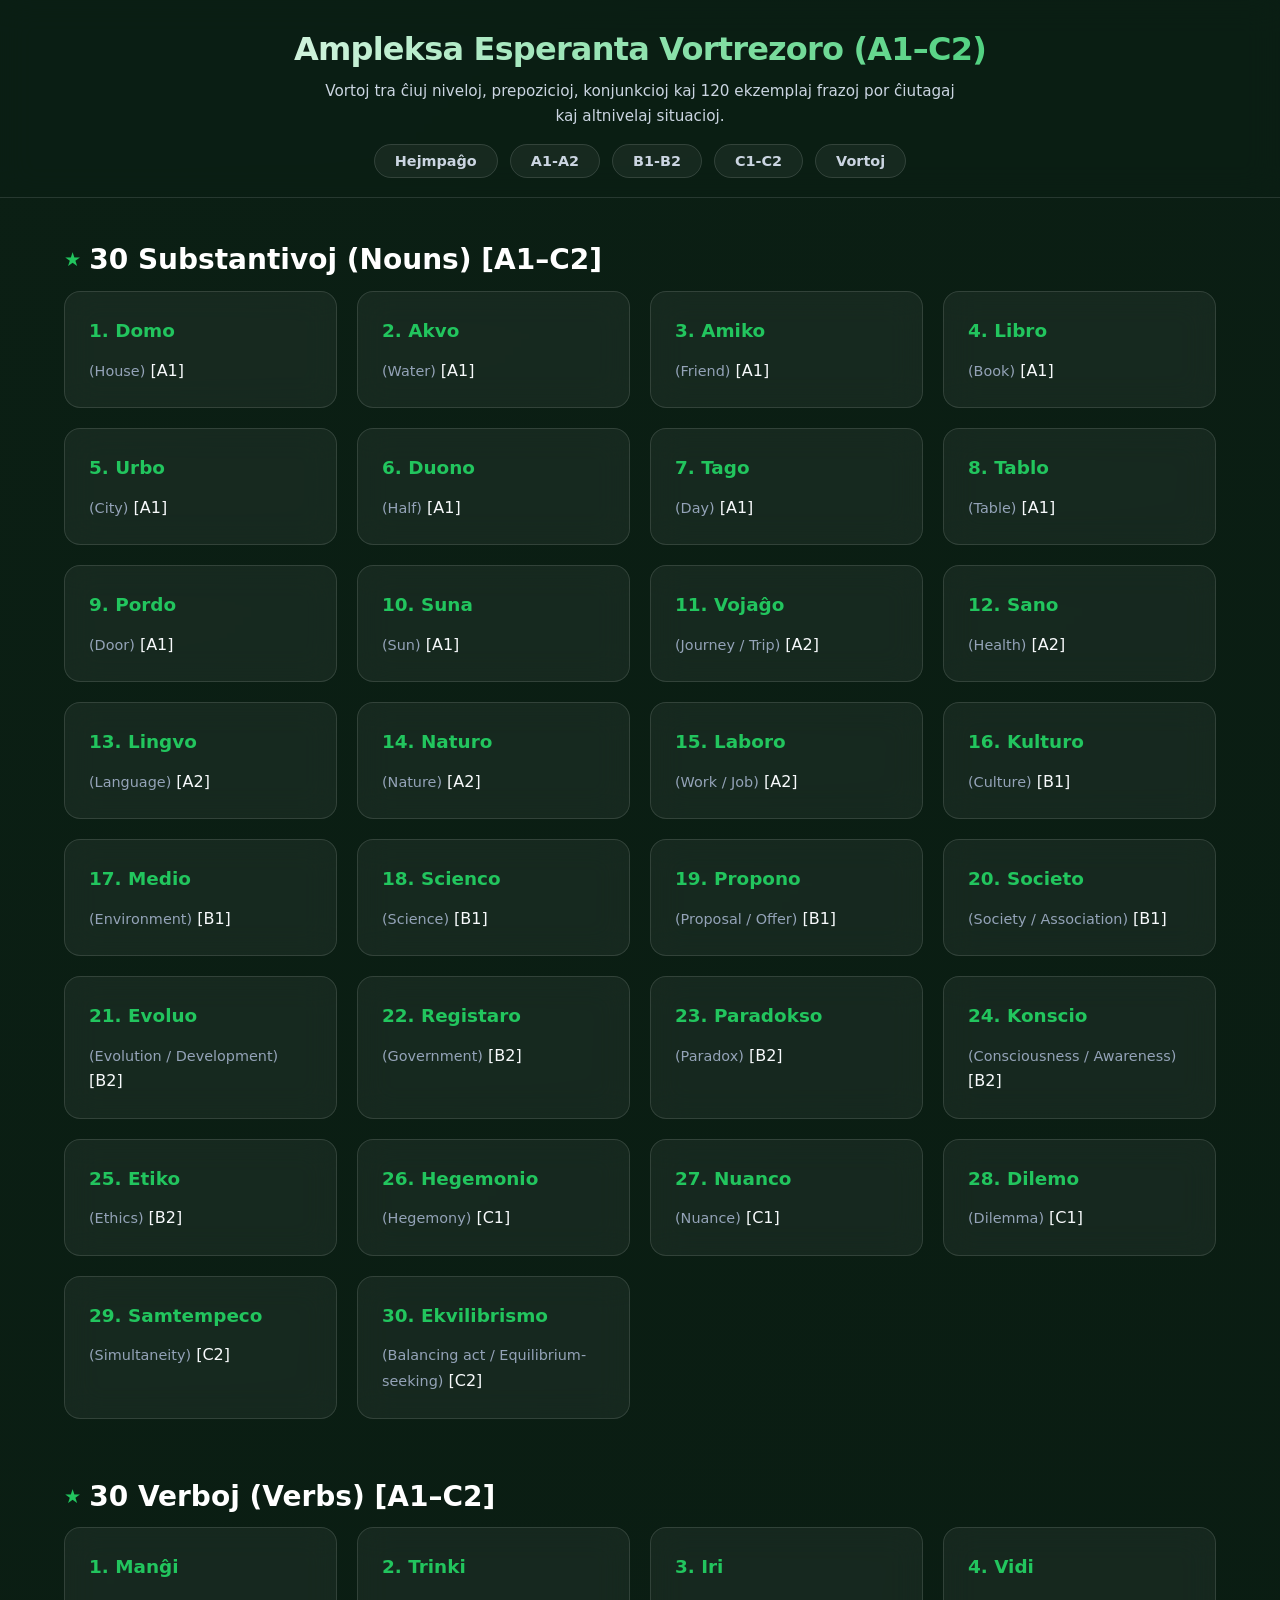
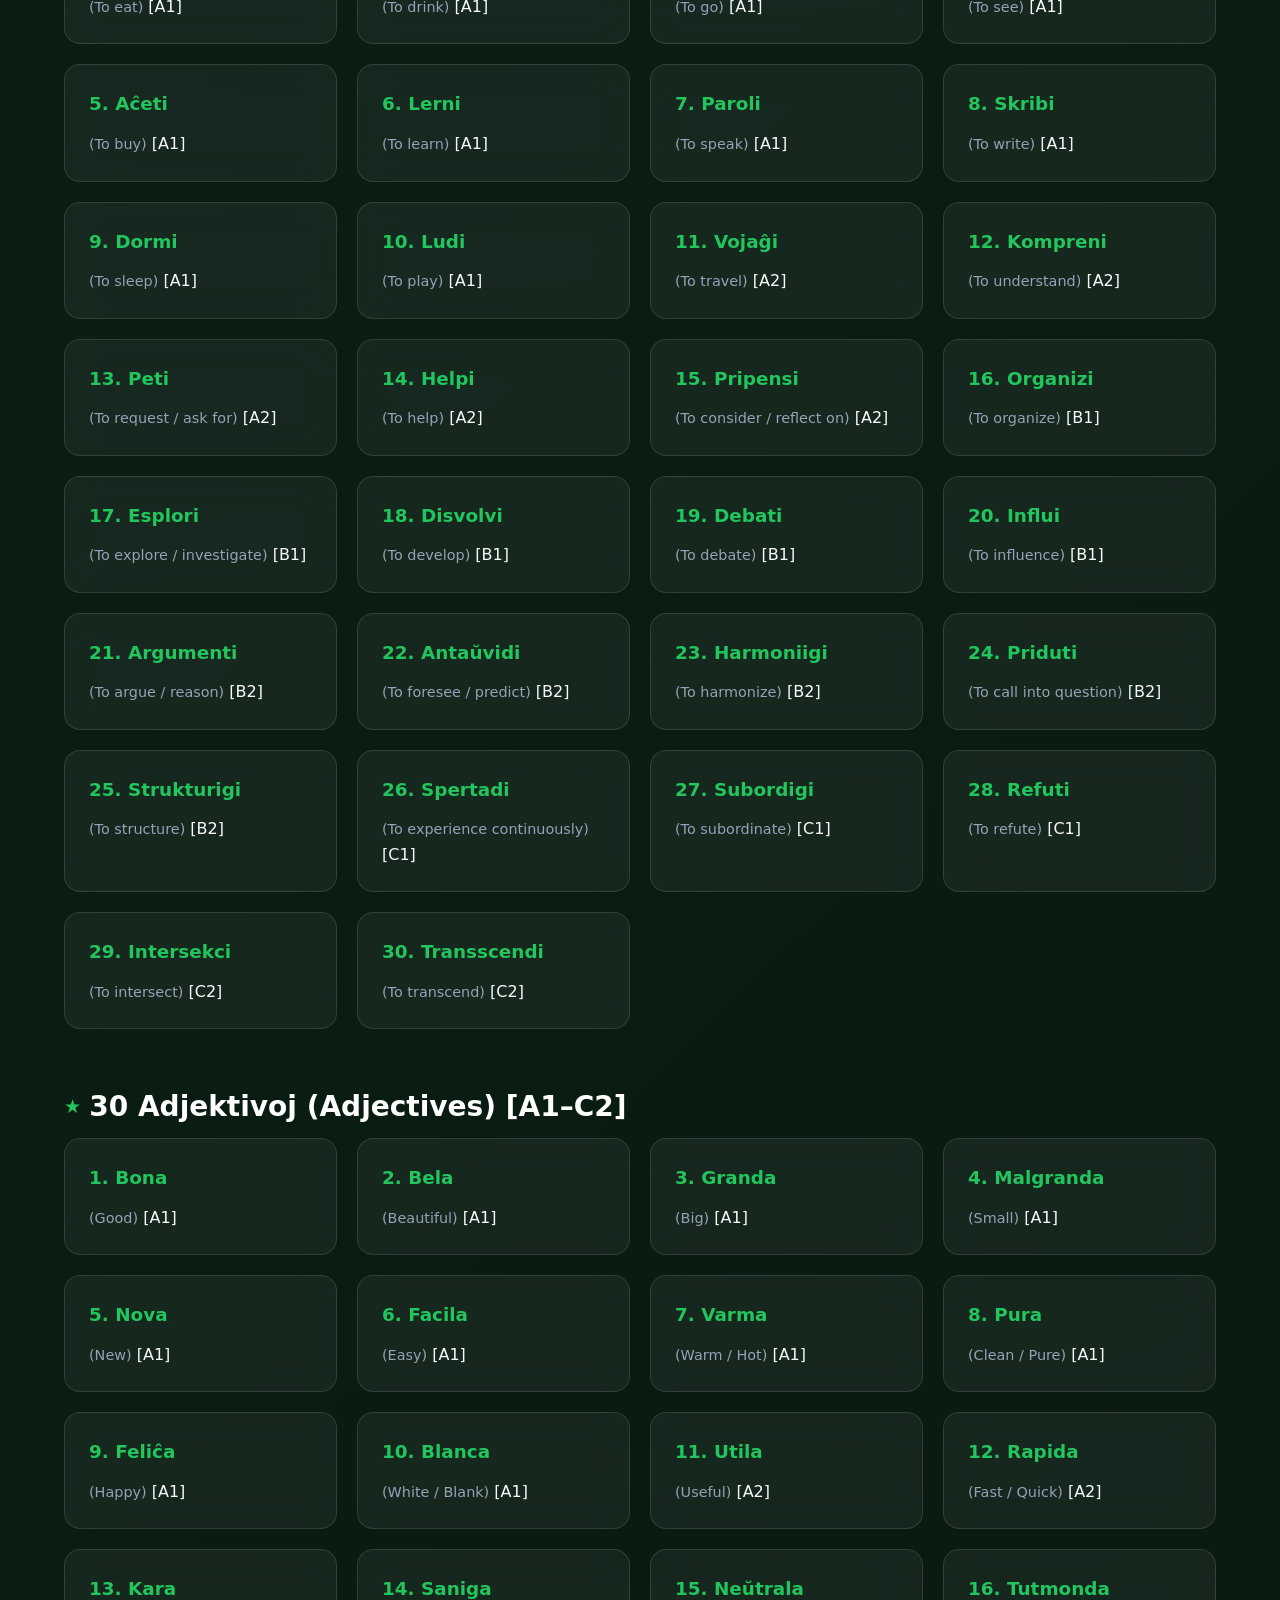
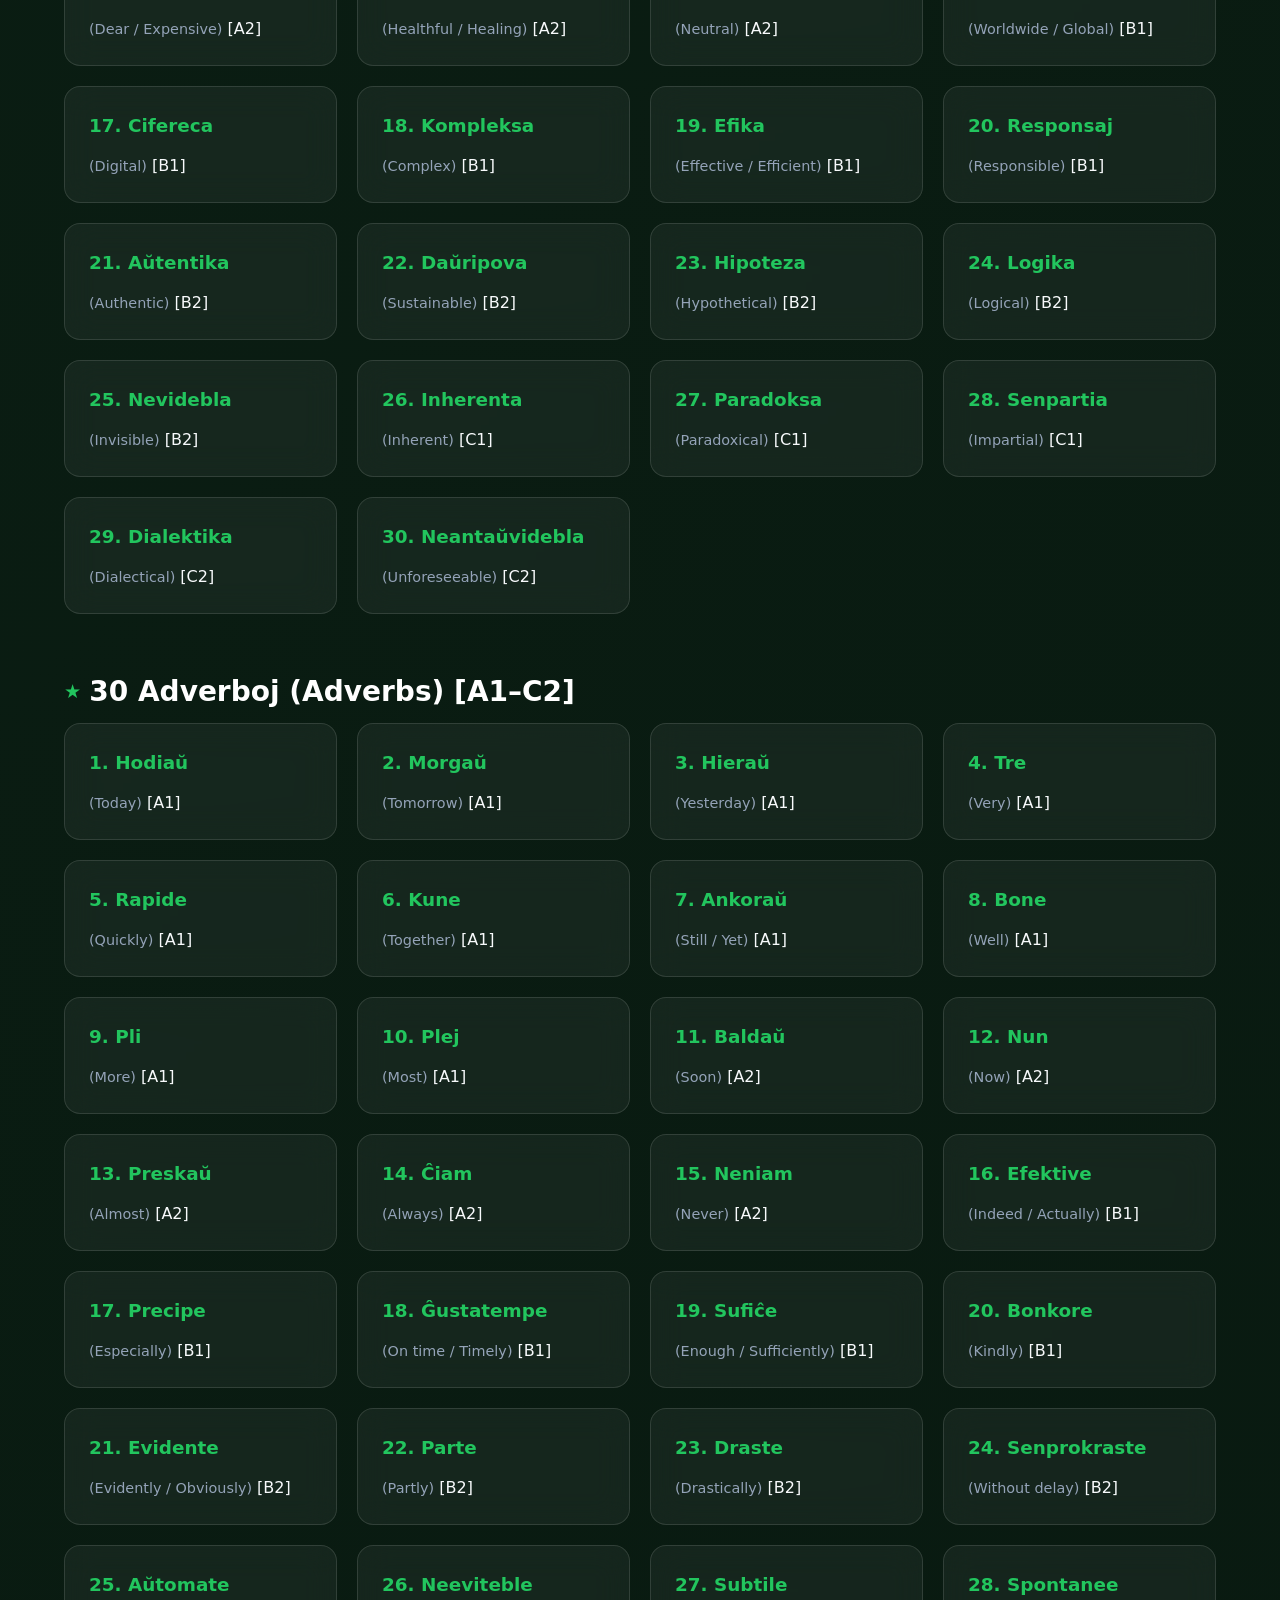
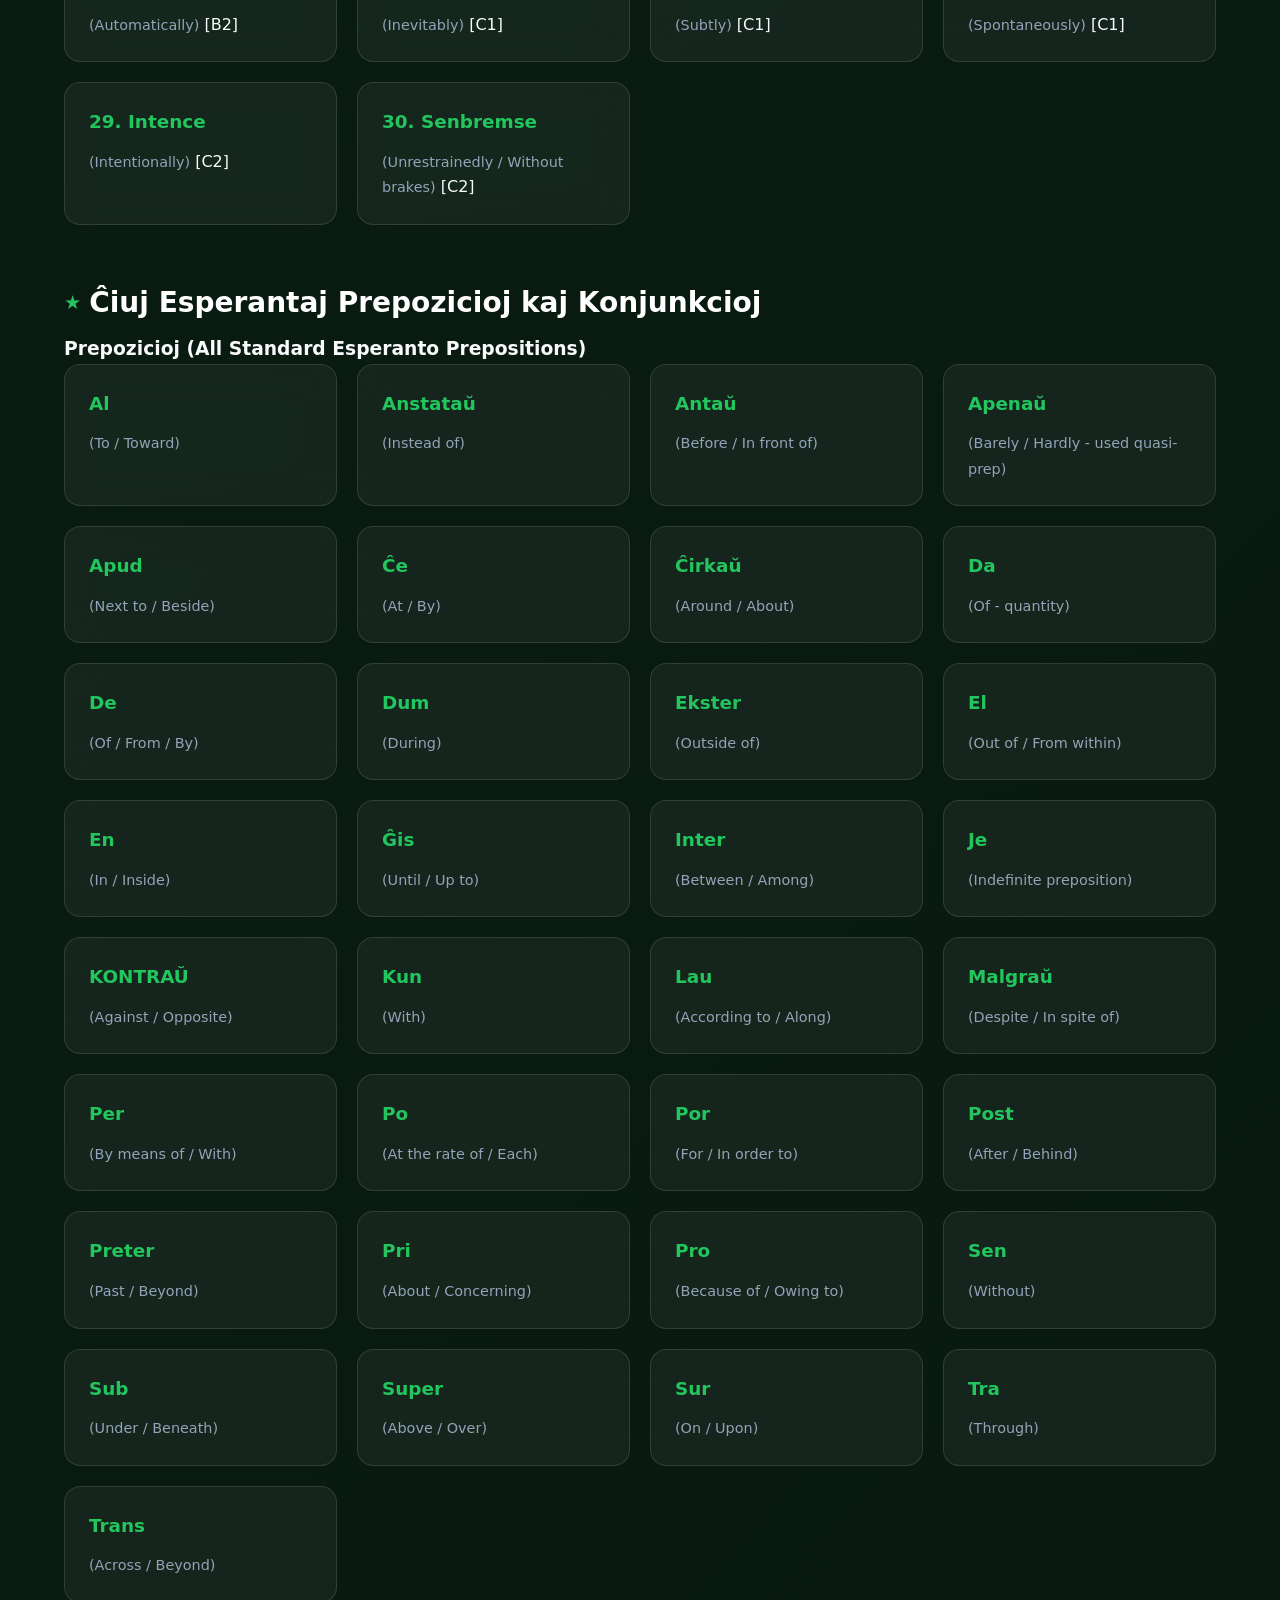
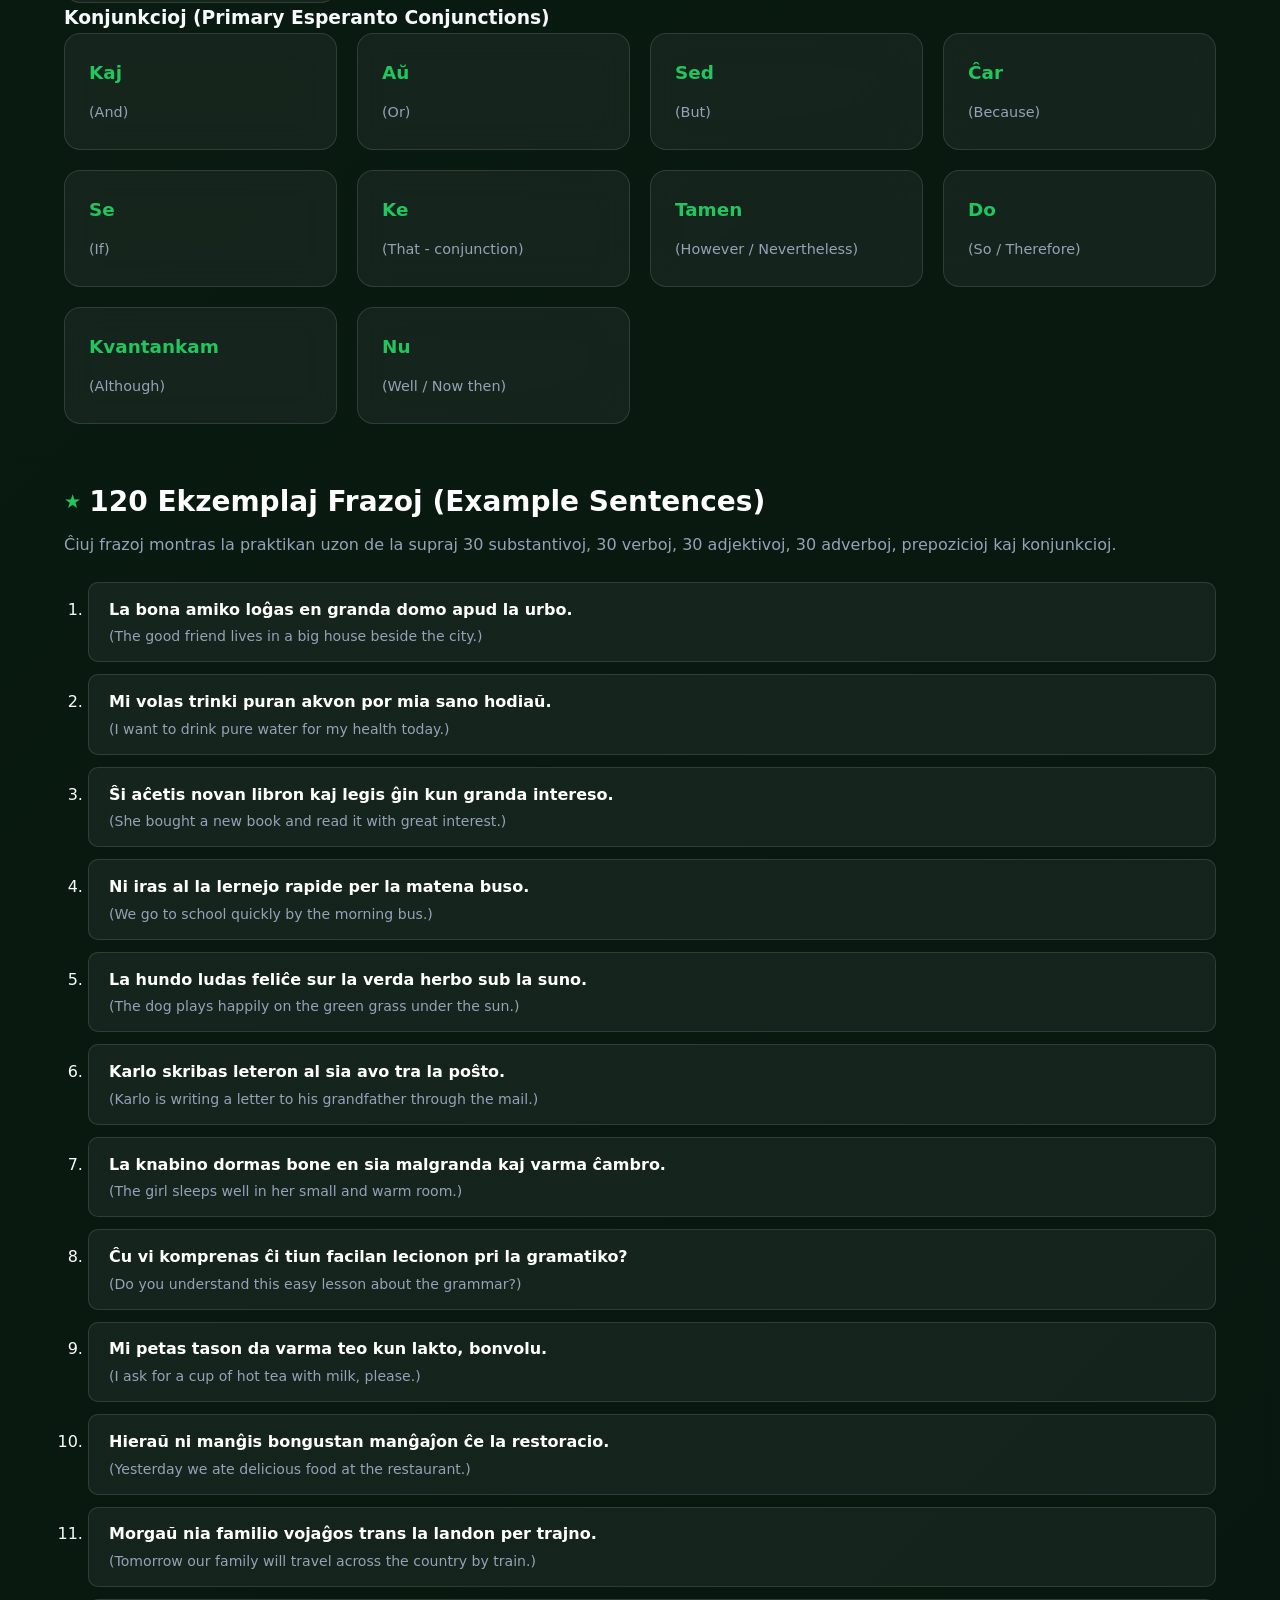
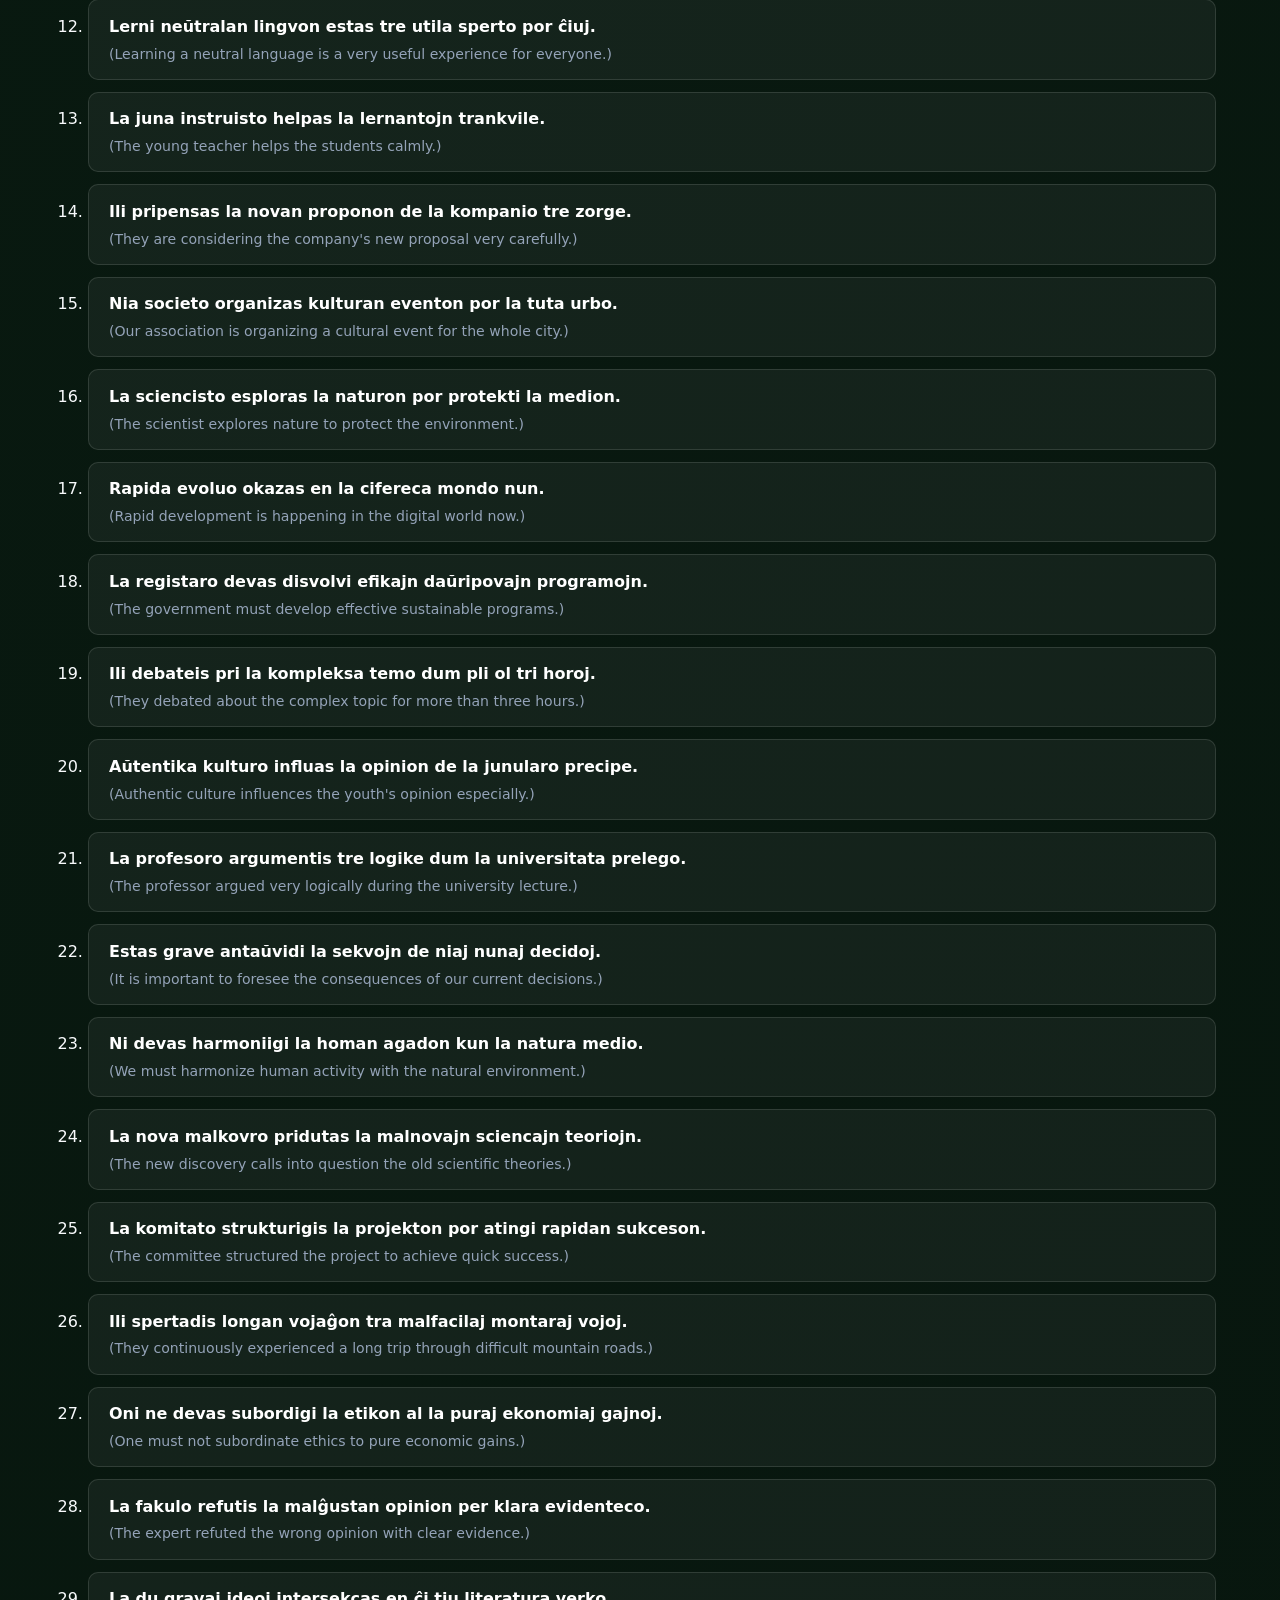
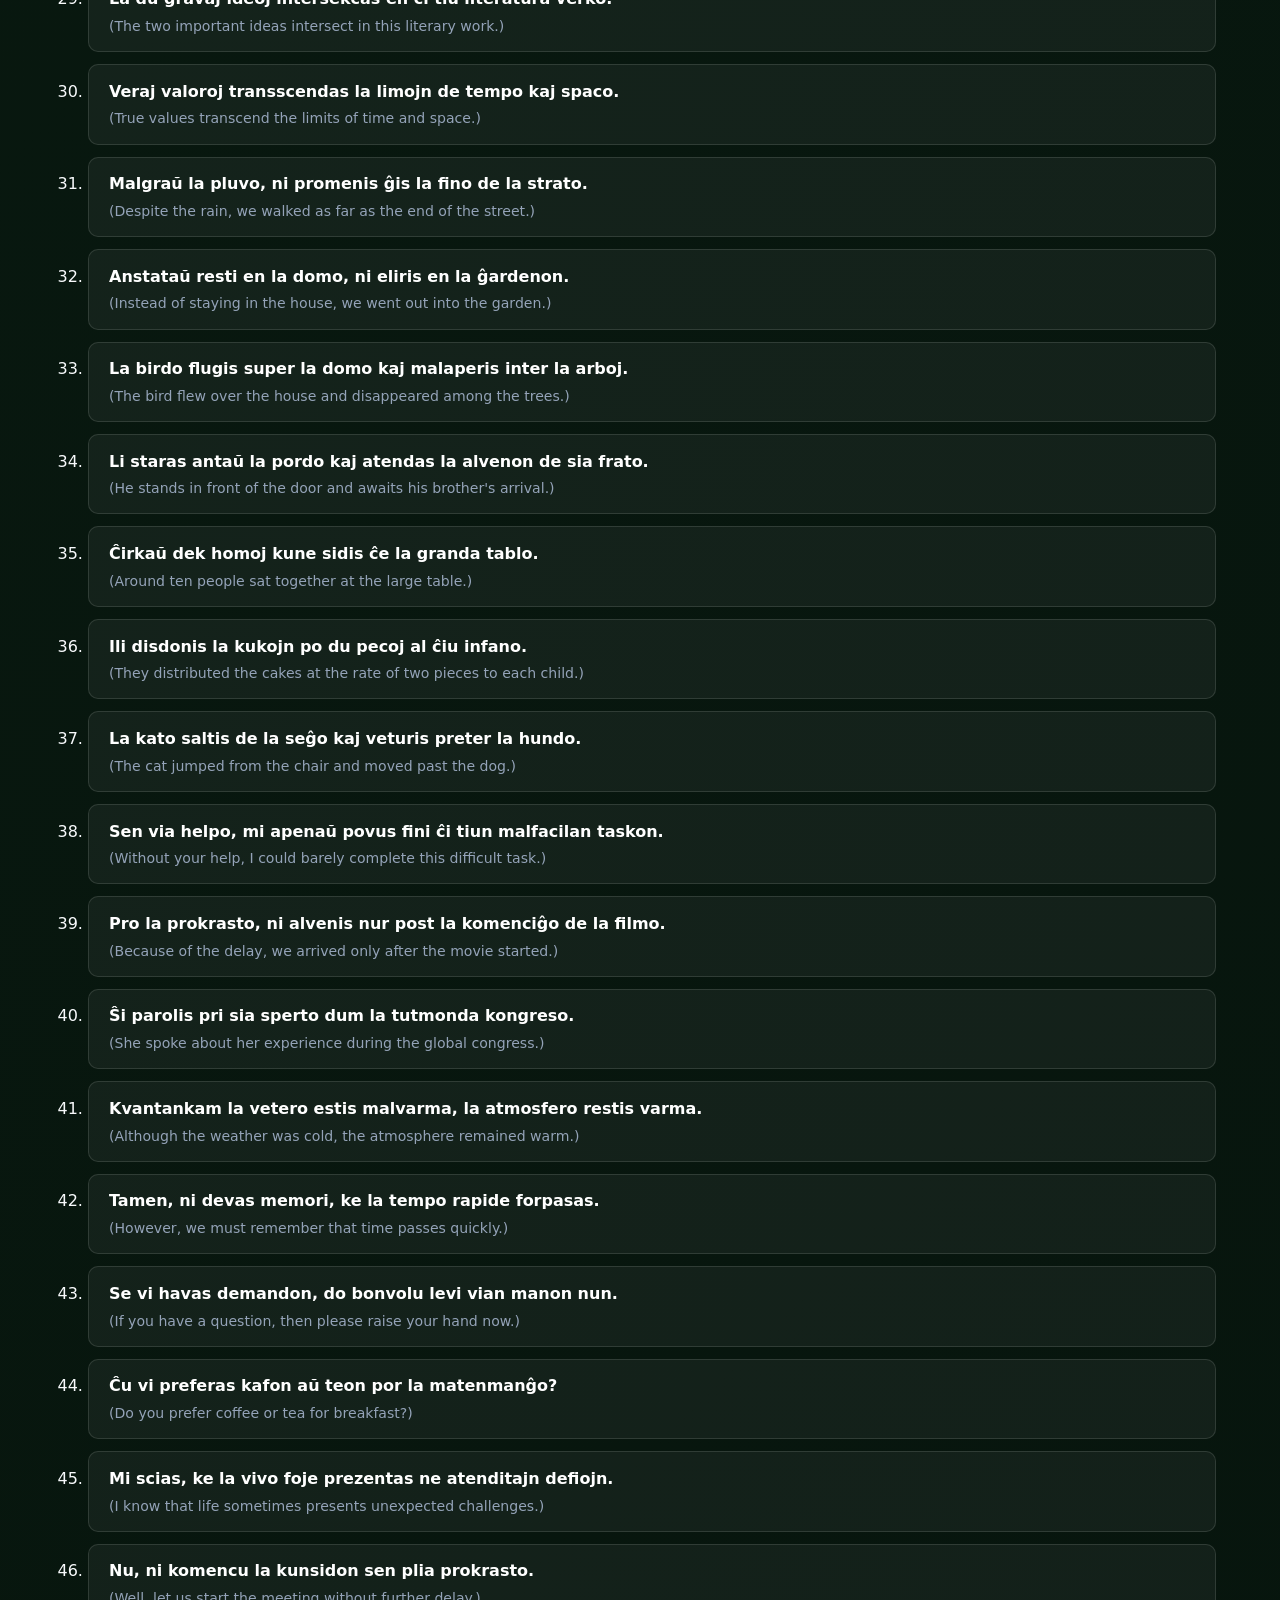
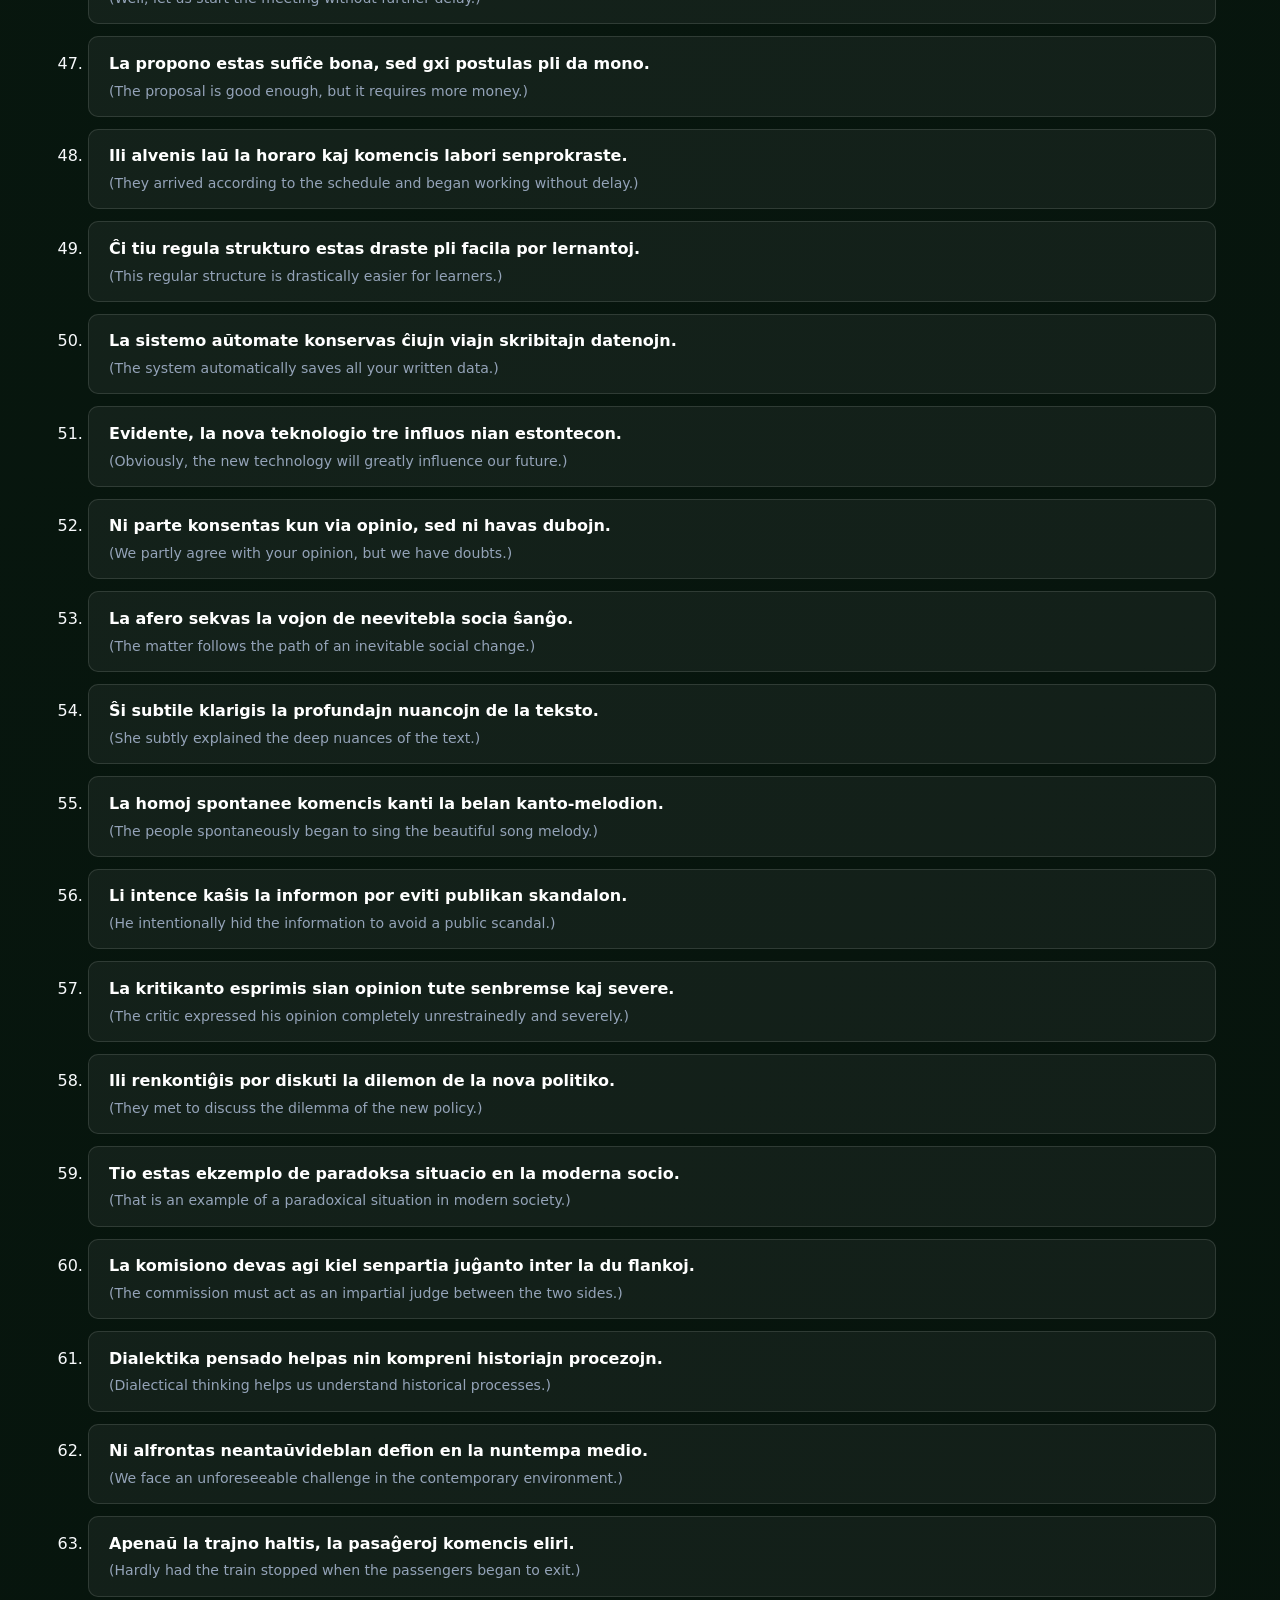
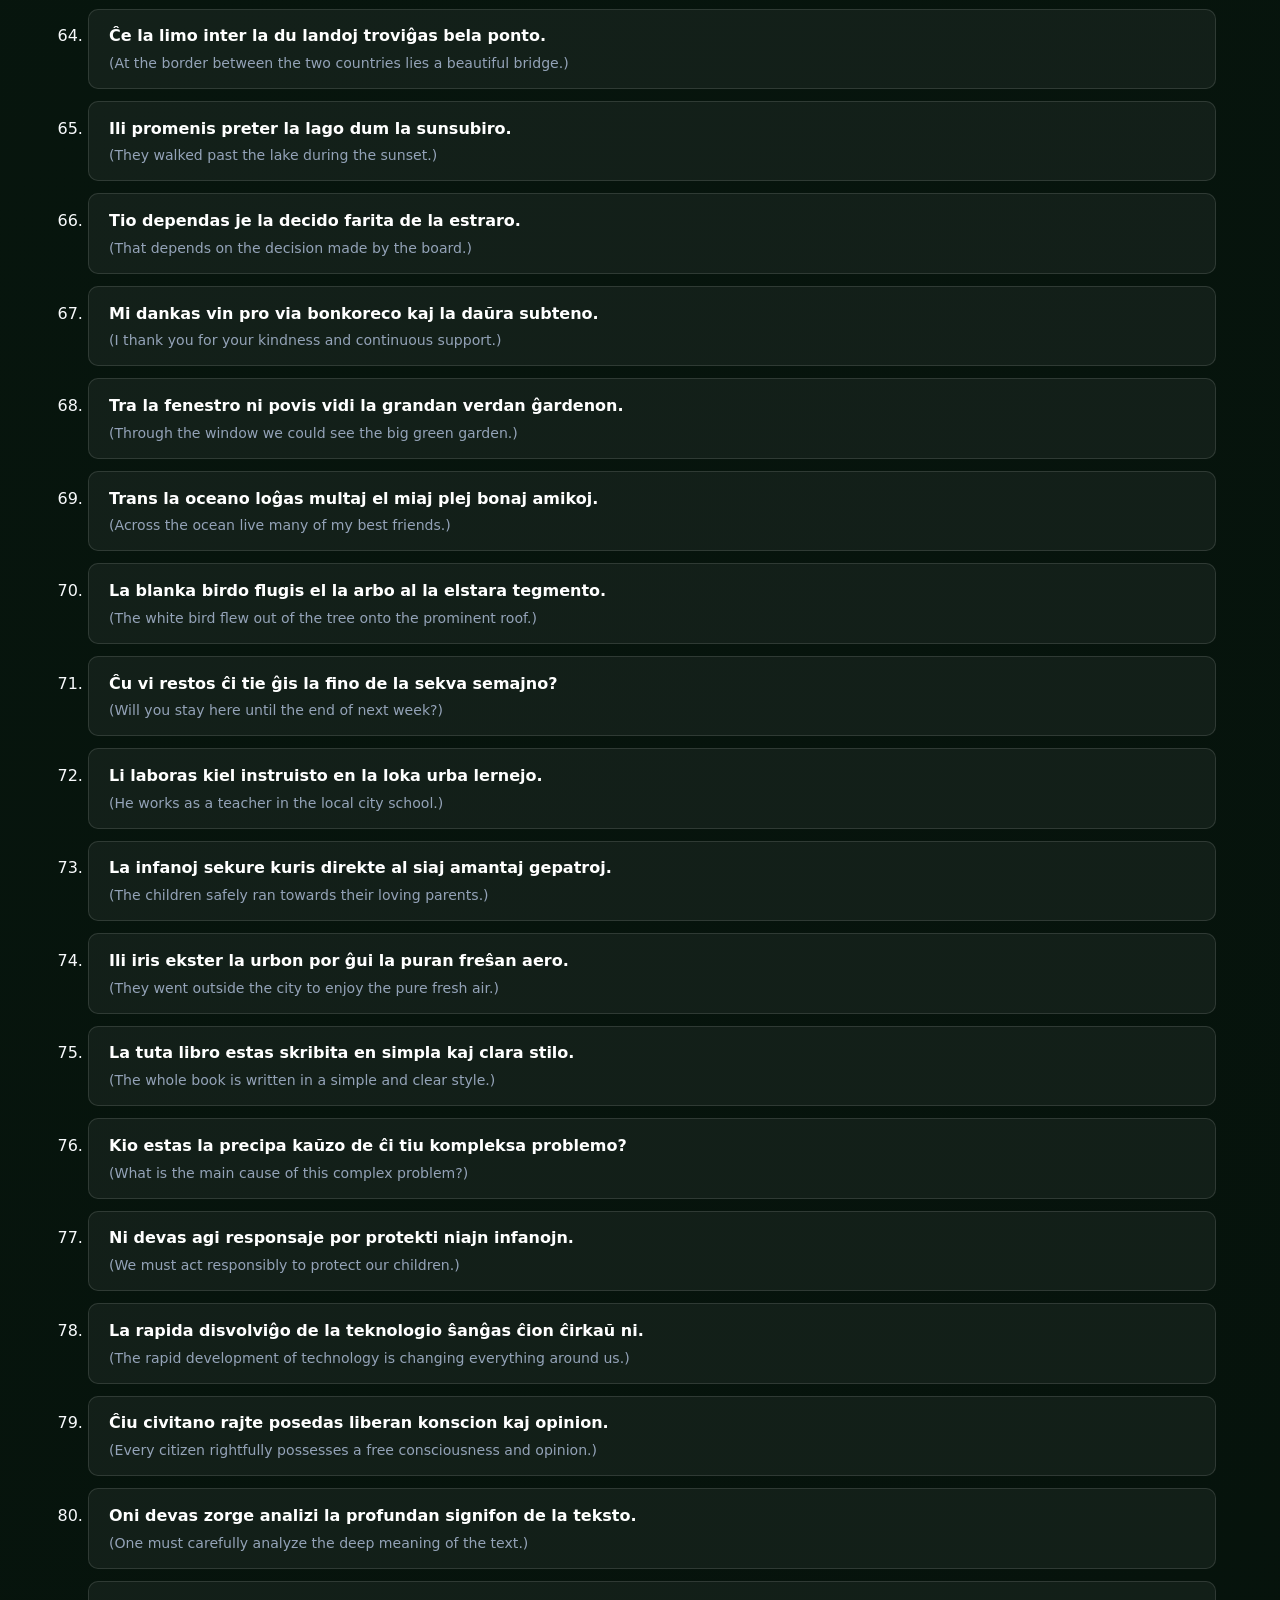
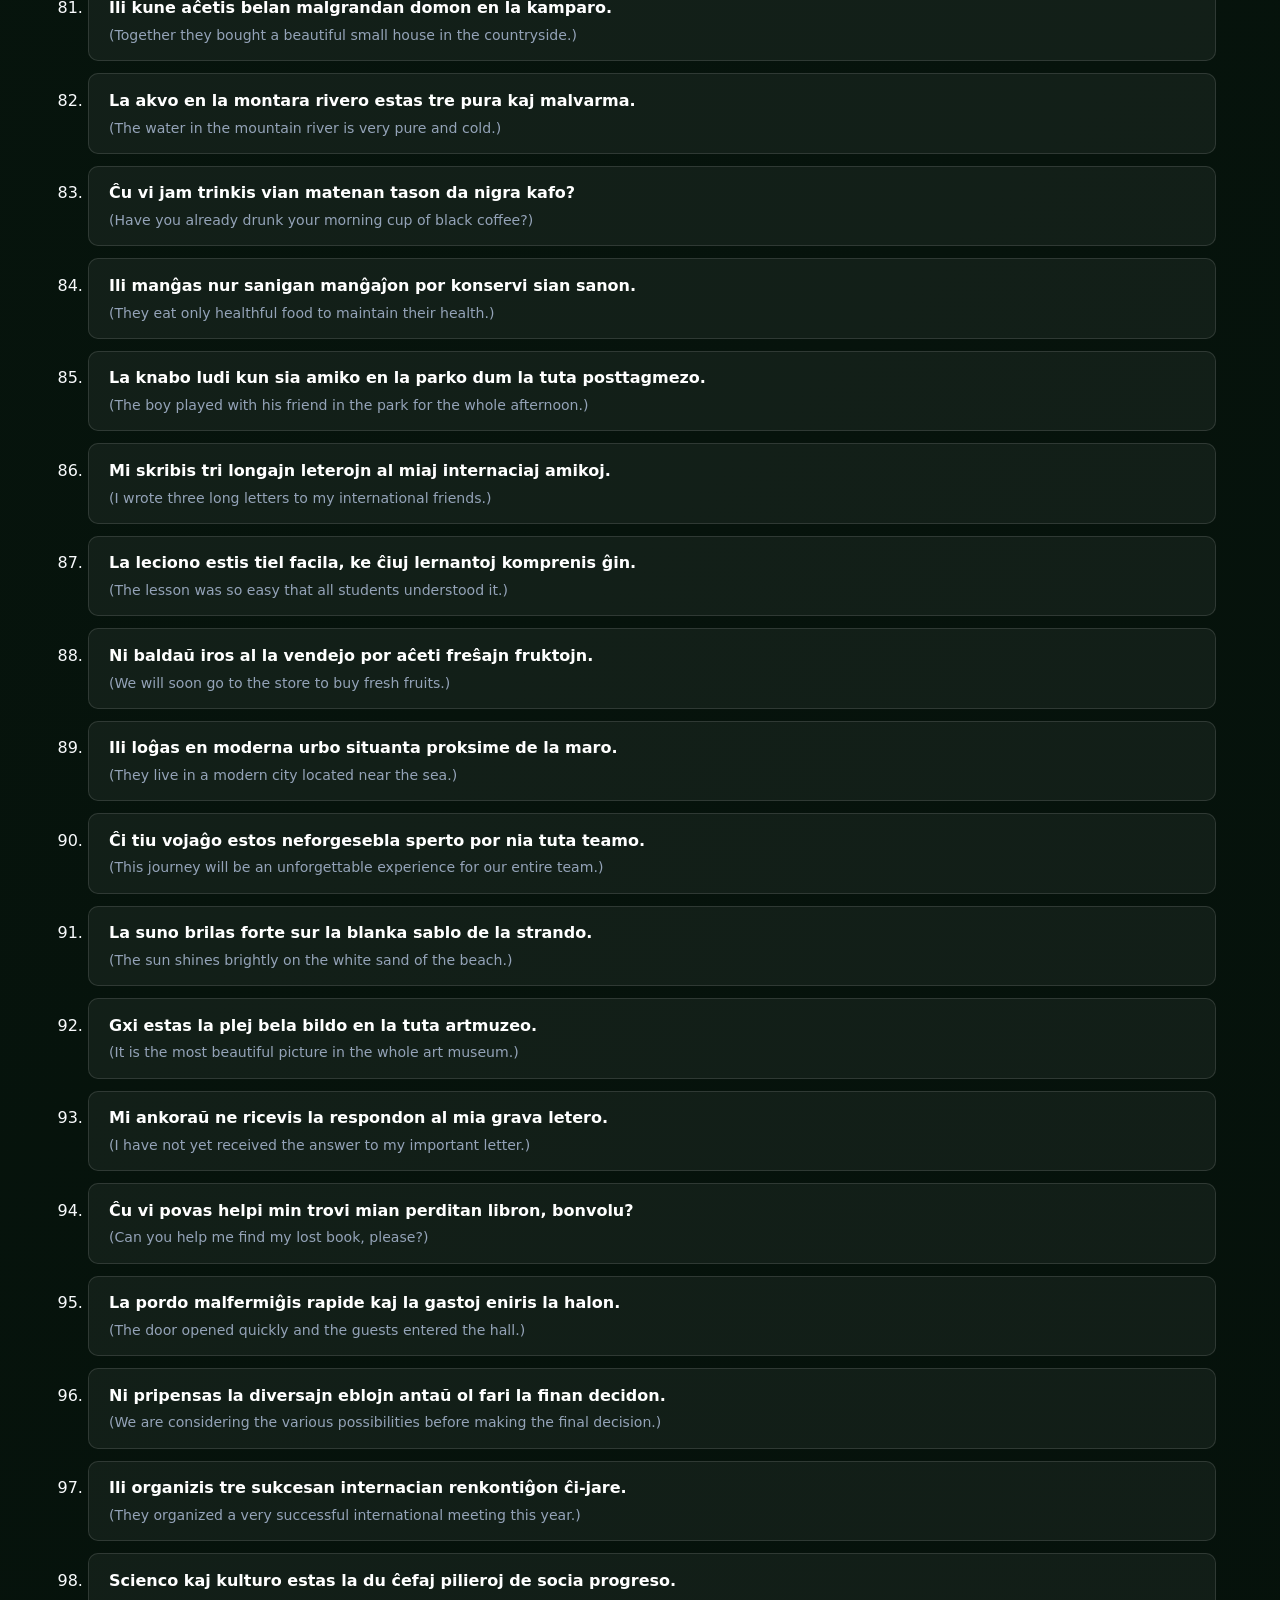
<file: vortoj.html>
<!DOCTYPE html>
<html lang="eo">
<head>
    <meta charset="UTF-8">
    <meta name="viewport" content="width=device-width, initial-scale=1.0">
    <link rel="stylesheet" href="style_2.css">
    <title>Esperanto: Ampleksa Vortrezoro kaj Ekzemplaj Frazoj (A1-C2)</title>
</head>
<body>

    <header>
        <h1>Ampleksa Esperanta Vortrezoro (A1–C2)</h1>
        <p>Vortoj tra ĉiuj niveloj, prepozicioj, konjunkcioj kaj 120 ekzemplaj frazoj por ĉiutagaj kaj altnivelaj situacioj.</p>
        <nav>
            <ul class="nav-links">
                <li><a href="index.html">Hejmpaĝo</a></li>
                <li><a href="a1_a2.html">A1-A2</a></li>
                <li><a href="b1_b2.html">B1-B2</a></li>
                <li><a href="c1_c2.html">C1-C2</a></li>
                <li><a href="vortoj.html">Vortoj</a></li>
            </ul>
        </nav>
    </header>

    <main>

        <!-- SECTION 1: NOUNS (30) -->
        <section id="substantivoj">
            <h2>30 Substantivoj (Nouns) [A1–C2]</h2>
            <div class="card-grid">
                <article class="card"><h3>1. Domo</h3><p><em>(House)</em> [A1]</p></article>
                <article class="card"><h3>2. Akvo</h3><p><em>(Water)</em> [A1]</p></article>
                <article class="card"><h3>3. Amiko</h3><p><em>(Friend)</em> [A1]</p></article>
                <article class="card"><h3>4. Libro</h3><p><em>(Book)</em> [A1]</p></article>
                <article class="card"><h3>5. Urbo</h3><p><em>(City)</em> [A1]</p></article>
                <article class="card"><h3>6. Duono</h3><p><em>(Half)</em> [A1]</p></article>
                <article class="card"><h3>7. Tago</h3><p><em>(Day)</em> [A1]</p></article>
                <article class="card"><h3>8. Tablo</h3><p><em>(Table)</em> [A1]</p></article>
                <article class="card"><h3>9. Pordo</h3><p><em>(Door)</em> [A1]</p></article>
                <article class="card"><h3>10. Suna</h3><p><em>(Sun)</em> [A1]</p></article>
                <article class="card"><h3>11. Vojaĝo</h3><p><em>(Journey / Trip)</em> [A2]</p></article>
                <article class="card"><h3>12. Sano</h3><p><em>(Health)</em> [A2]</p></article>
                <article class="card"><h3>13. Lingvo</h3><p><em>(Language)</em> [A2]</p></article>
                <article class="card"><h3>14. Naturo</h3><p><em>(Nature)</em> [A2]</p></article>
                <article class="card"><h3>15. Laboro</h3><p><em>(Work / Job)</em> [A2]</p></article>
                <article class="card"><h3>16. Kulturo</h3><p><em>(Culture)</em> [B1]</p></article>
                <article class="card"><h3>17. Medio</h3><p><em>(Environment)</em> [B1]</p></article>
                <article class="card"><h3>18. Scienco</h3><p><em>(Science)</em> [B1]</p></article>
                <article class="card"><h3>19. Propono</h3><p><em>(Proposal / Offer)</em> [B1]</p></article>
                <article class="card"><h3>20. Societo</h3><p><em>(Society / Association)</em> [B1]</p></article>
                <article class="card"><h3>21. Evoluo</h3><p><em>(Evolution / Development)</em> [B2]</p></article>
                <article class="card"><h3>22. Registaro</h3><p><em>(Government)</em> [B2]</p></article>
                <article class="card"><h3>23. Paradokso</h3><p><em>(Paradox)</em> [B2]</p></article>
                <article class="card"><h3>24. Konscio</h3><p><em>(Consciousness / Awareness)</em> [B2]</p></article>
                <article class="card"><h3>25. Etiko</h3><p><em>(Ethics)</em> [B2]</p></article>
                <article class="card"><h3>26. Hegemonio</h3><p><em>(Hegemony)</em> [C1]</p></article>
                <article class="card"><h3>27. Nuanco</h3><p><em>(Nuance)</em> [C1]</p></article>
                <article class="card"><h3>28. Dilemo</h3><p><em>(Dilemma)</em> [C1]</p></article>
                <article class="card"><h3>29. Samtempeco</h3><p><em>(Simultaneity)</em> [C2]</p></article>
                <article class="card"><h3>30. Ekvilibrismo</h3><p><em>(Balancing act / Equilibrium-seeking)</em> [C2]</p></article>
            </div>
        </section>

        <!-- SECTION 2: VERBS (30) -->
        <section id="verboj">
            <h2>30 Verboj (Verbs) [A1–C2]</h2>
            <div class="card-grid">
                <article class="card"><h3>1. Manĝi</h3><p><em>(To eat)</em> [A1]</p></article>
                <article class="card"><h3>2. Trinki</h3><p><em>(To drink)</em> [A1]</p></article>
                <article class="card"><h3>3. Iri</h3><p><em>(To go)</em> [A1]</p></article>
                <article class="card"><h3>4. Vidi</h3><p><em>(To see)</em> [A1]</p></article>
                <article class="card"><h3>5. Aĉeti</h3><p><em>(To buy)</em> [A1]</p></article>
                <article class="card"><h3>6. Lerni</h3><p><em>(To learn)</em> [A1]</p></article>
                <article class="card"><h3>7. Paroli</h3><p><em>(To speak)</em> [A1]</p></article>
                <article class="card"><h3>8. Skribi</h3><p><em>(To write)</em> [A1]</p></article>
                <article class="card"><h3>9. Dormi</h3><p><em>(To sleep)</em> [A1]</p></article>
                <article class="card"><h3>10. Ludi</h3><p><em>(To play)</em> [A1]</p></article>
                <article class="card"><h3>11. Vojaĝi</h3><p><em>(To travel)</em> [A2]</p></article>
                <article class="card"><h3>12. Kompreni</h3><p><em>(To understand)</em> [A2]</p></article>
                <article class="card"><h3>13. Peti</h3><p><em>(To request / ask for)</em> [A2]</p></article>
                <article class="card"><h3>14. Helpi</h3><p><em>(To help)</em> [A2]</p></article>
                <article class="card"><h3>15. Pripensi</h3><p><em>(To consider / reflect on)</em> [A2]</p></article>
                <article class="card"><h3>16. Organizi</h3><p><em>(To organize)</em> [B1]</p></article>
                <article class="card"><h3>17. Esplori</h3><p><em>(To explore / investigate)</em> [B1]</p></article>
                <article class="card"><h3>18. Disvolvi</h3><p><em>(To develop)</em> [B1]</p></article>
                <article class="card"><h3>19. Debati</h3><p><em>(To debate)</em> [B1]</p></article>
                <article class="card"><h3>20. Influi</h3><p><em>(To influence)</em> [B1]</p></article>
                <article class="card"><h3>21. Argumenti</h3><p><em>(To argue / reason)</em> [B2]</p></article>
                <article class="card"><h3>22. Antaŭvidi</h3><p><em>(To foresee / predict)</em> [B2]</p></article>
                <article class="card"><h3>23. Harmoniigi</h3><p><em>(To harmonize)</em> [B2]</p></article>
                <article class="card"><h3>24. Priduti</h3><p><em>(To call into question)</em> [B2]</p></article>
                <article class="card"><h3>25. Strukturigi</h3><p><em>(To structure)</em> [B2]</p></article>
                <article class="card"><h3>26. Spertadi</h3><p><em>(To experience continuously)</em> [C1]</p></article>
                <article class="card"><h3>27. Subordigi</h3><p><em>(To subordinate)</em> [C1]</p></article>
                <article class="card"><h3>28. Refuti</h3><p><em>(To refute)</em> [C1]</p></article>
                <article class="card"><h3>29. Intersekci</h3><p><em>(To intersect)</em> [C2]</p></article>
                <article class="card"><h3>30. Transscendi</h3><p><em>(To transcend)</em> [C2]</p></article>
            </div>
        </section>

        <!-- SECTION 3: ADJECTIVES (30) -->
        <section id="adjektivoj">
            <h2>30 Adjektivoj (Adjectives) [A1–C2]</h2>
            <div class="card-grid">
                <article class="card"><h3>1. Bona</h3><p><em>(Good)</em> [A1]</p></article>
                <article class="card"><h3>2. Bela</h3><p><em>(Beautiful)</em> [A1]</p></article>
                <article class="card"><h3>3. Granda</h3><p><em>(Big)</em> [A1]</p></article>
                <article class="card"><h3>4. Malgranda</h3><p><em>(Small)</em> [A1]</p></article>
                <article class="card"><h3>5. Nova</h3><p><em>(New)</em> [A1]</p></article>
                <article class="card"><h3>6. Facila</h3><p><em>(Easy)</em> [A1]</p></article>
                <article class="card"><h3>7. Varma</h3><p><em>(Warm / Hot)</em> [A1]</p></article>
                <article class="card"><h3>8. Pura</h3><p><em>(Clean / Pure)</em> [A1]</p></article>
                <article class="card"><h3>9. Feliĉa</h3><p><em>(Happy)</em> [A1]</p></article>
                <article class="card"><h3>10. Blanca</h3><p><em>(White / Blank)</em> [A1]</p></article>
                <article class="card"><h3>11. Utila</h3><p><em>(Useful)</em> [A2]</p></article>
                <article class="card"><h3>12. Rapida</h3><p><em>(Fast / Quick)</em> [A2]</p></article>
                <article class="card"><h3>13. Kara</h3><p><em>(Dear / Expensive)</em> [A2]</p></article>
                <article class="card"><h3>14. Saniga</h3><p><em>(Healthful / Healing)</em> [A2]</p></article>
                <article class="card"><h3>15. Neŭtrala</h3><p><em>(Neutral)</em> [A2]</p></article>
                <article class="card"><h3>16. Tutmonda</h3><p><em>(Worldwide / Global)</em> [B1]</p></article>
                <article class="card"><h3>17. Cifereca</h3><p><em>(Digital)</em> [B1]</p></article>
                <article class="card"><h3>18. Kompleksa</h3><p><em>(Complex)</em> [B1]</p></article>
                <article class="card"><h3>19. Efika</h3><p><em>(Effective / Efficient)</em> [B1]</p></article>
                <article class="card"><h3>20. Responsaj</h3><p><em>(Responsible)</em> [B1]</p></article>
                <article class="card"><h3>21. Aŭtentika</h3><p><em>(Authentic)</em> [B2]</p></article>
                <article class="card"><h3>22. Daŭripova</h3><p><em>(Sustainable)</em> [B2]</p></article>
                <article class="card"><h3>23. Hipoteza</h3><p><em>(Hypothetical)</em> [B2]</p></article>
                <article class="card"><h3>24. Logika</h3><p><em>(Logical)</em> [B2]</p></article>
                <article class="card"><h3>25. Nevidebla</h3><p><em>(Invisible)</em> [B2]</p></article>
                <article class="card"><h3>26. Inherenta</h3><p><em>(Inherent)</em> [C1]</p></article>
                <article class="card"><h3>27. Paradoksa</h3><p><em>(Paradoxical)</em> [C1]</p></article>
                <article class="card"><h3>28. Senpartia</h3><p><em>(Impartial)</em> [C1]</p></article>
                <article class="card"><h3>29. Dialektika</h3><p><em>(Dialectical)</em> [C2]</p></article>
                <article class="card"><h3>30. Neantaŭvidebla</h3><p><em>(Unforeseeable)</em> [C2]</p></article>
            </div>
        </section>

        <!-- SECTION 4: ADVERBS (30) -->
        <section id="adverboj">
            <h2>30 Adverboj (Adverbs) [A1–C2]</h2>
            <div class="card-grid">
                <article class="card"><h3>1. Hodiaŭ</h3><p><em>(Today)</em> [A1]</p></article>
                <article class="card"><h3>2. Morgaŭ</h3><p><em>(Tomorrow)</em> [A1]</p></article>
                <article class="card"><h3>3. Hieraŭ</h3><p><em>(Yesterday)</em> [A1]</p></article>
                <article class="card"><h3>4. Tre</h3><p><em>(Very)</em> [A1]</p></article>
                <article class="card"><h3>5. Rapide</h3><p><em>(Quickly)</em> [A1]</p></article>
                <article class="card"><h3>6. Kune</h3><p><em>(Together)</em> [A1]</p></article>
                <article class="card"><h3>7. Ankoraŭ</h3><p><em>(Still / Yet)</em> [A1]</p></article>
                <article class="card"><h3>8. Bone</h3><p><em>(Well)</em> [A1]</p></article>
                <article class="card"><h3>9. Pli</h3><p><em>(More)</em> [A1]</p></article>
                <article class="card"><h3>10. Plej</h3><p><em>(Most)</em> [A1]</p></article>
                <article class="card"><h3>11. Baldaŭ</h3><p><em>(Soon)</em> [A2]</p></article>
                <article class="card"><h3>12. Nun</h3><p><em>(Now)</em> [A2]</p></article>
                <article class="card"><h3>13. Preskaŭ</h3><p><em>(Almost)</em> [A2]</p></article>
                <article class="card"><h3>14. Ĉiam</h3><p><em>(Always)</em> [A2]</p></article>
                <article class="card"><h3>15. Neniam</h3><p><em>(Never)</em> [A2]</p></article>
                <article class="card"><h3>16. Efektive</h3><p><em>(Indeed / Actually)</em> [B1]</p></article>
                <article class="card"><h3>17. Precipe</h3><p><em>(Especially)</em> [B1]</p></article>
                <article class="card"><h3>18. Ĝustatempe</h3><p><em>(On time / Timely)</em> [B1]</p></article>
                <article class="card"><h3>19. Sufiĉe</h3><p><em>(Enough / Sufficiently)</em> [B1]</p></article>
                <article class="card"><h3>20. Bonkore</h3><p><em>(Kindly)</em> [B1]</p></article>
                <article class="card"><h3>21. Evidente</h3><p><em>(Evidently / Obviously)</em> [B2]</p></article>
                <article class="card"><h3>22. Parte</h3><p><em>(Partly)</em> [B2]</p></article>
                <article class="card"><h3>23. Draste</h3><p><em>(Drastically)</em> [B2]</p></article>
                <article class="card"><h3>24. Senprokraste</h3><p><em>(Without delay)</em> [B2]</p></article>
                <article class="card"><h3>25. Aŭtomate</h3><p><em>(Automatically)</em> [B2]</p></article>
                <article class="card"><h3>26. Neeviteble</h3><p><em>(Inevitably)</em> [C1]</p></article>
                <article class="card"><h3>27. Subtile</h3><p><em>(Subtly)</em> [C1]</p></article>
                <article class="card"><h3>28. Spontanee</h3><p><em>(Spontaneously)</em> [C1]</p></article>
                <article class="card"><h3>29. Intence</h3><p><em>(Intentionally)</em> [C2]</p></article>
                <article class="card"><h3>30. Senbremse</h3><p><em>(Unrestrainedly / Without brakes)</em> [C2]</p></article>
            </div>
        </section>

        <!-- SECTION 5: ALL PREPOSITIONS & CONJUNCTIONS -->
        <section id="prepozicioj-konjunkcioj">
            <h2>Ĉiuj Esperantaj Prepozicioj kaj Konjunkcioj</h2>
            
            <h3>Prepozicioj (All Standard Esperanto Prepositions)</h3>
            <div class="card-grid">
                <article class="card"><h3>Al</h3><p><em>(To / Toward)</em></p></article>
                <article class="card"><h3>Anstataŭ</h3><p><em>(Instead of)</em></p></article>
                <article class="card"><h3>Antaŭ</h3><p><em>(Before / In front of)</em></p></article>
                <article class="card"><h3>Apenaŭ</h3><p><em>(Barely / Hardly - used quasi-prep)</em></p></article>
                <article class="card"><h3>Apud</h3><p><em>(Next to / Beside)</em></p></article>
                <article class="card"><h3>Ĉe</h3><p><em>(At / By)</em></p></article>
                <article class="card"><h3>Ĉirkaŭ</h3><p><em>(Around / About)</em></p></article>
                <article class="card"><h3>Da</h3><p><em>(Of - quantity)</em></p></article>
                <article class="card"><h3>De</h3><p><em>(Of / From / By)</em></p></article>
                <article class="card"><h3>Dum</h3><p><em>(During)</em></p></article>
                <article class="card"><h3>Ekster</h3><p><em>(Outside of)</em></p></article>
                <article class="card"><h3>El</h3><p><em>(Out of / From within)</em></p></article>
                <article class="card"><h3>En</h3><p><em>(In / Inside)</em></p></article>
                <article class="card"><h3>Ĝis</h3><p><em>(Until / Up to)</em></p></article>
                <article class="card"><h3>Inter</h3><p><em>(Between / Among)</em></p></article>
                <article class="card"><h3>Je</h3><p><em>(Indefinite preposition)</em></p></article>
                <article class="card"><h3>KONTRAŬ</h3><p><em>(Against / Opposite)</em></p></article>
                <article class="card"><h3>Kun</h3><p><em>(With)</em></p></article>
                <article class="card"><h3>Lau</h3><p><em>(According to / Along)</em></p></article>
                <article class="card"><h3>Malgraŭ</h3><p><em>(Despite / In spite of)</em></p></article>
                <article class="card"><h3>Per</h3><p><em>(By means of / With)</em></p></article>
                <article class="card"><h3>Po</h3><p><em>(At the rate of / Each)</em></p></article>
                <article class="card"><h3>Por</h3><p><em>(For / In order to)</em></p></article>
                <article class="card"><h3>Post</h3><p><em>(After / Behind)</em></p></article>
                <article class="card"><h3>Preter</h3><p><em>(Past / Beyond)</em></p></article>
                <article class="card"><h3>Pri</h3><p><em>(About / Concerning)</em></p></article>
                <article class="card"><h3>Pro</h3><p><em>(Because of / Owing to)</em></p></article>
                <article class="card"><h3>Sen</h3><p><em>(Without)</em></p></article>
                <article class="card"><h3>Sub</h3><p><em>(Under / Beneath)</em></p></article>
                <article class="card"><h3>Super</h3><p><em>(Above / Over)</em></p></article>
                <article class="card"><h3>Sur</h3><p><em>(On / Upon)</em></p></article>
                <article class="card"><h3>Tra</h3><p><em>(Through)</em></p></article>
                <article class="card"><h3>Trans</h3><p><em>(Across / Beyond)</em></p></article>
            </div>

            <h3>Konjunkcioj (Primary Esperanto Conjunctions)</h3>
            <div class="card-grid">
                <article class="card"><h3>Kaj</h3><p><em>(And)</em></p></article>
                <article class="card"><h3>Aŭ</h3><p><em>(Or)</em></p></article>
                <article class="card"><h3>Sed</h3><p><em>(But)</em></p></article>
                <article class="card"><h3>Ĉar</h3><p><em>(Because)</em></p></article>
                <article class="card"><h3>Se</h3><p><em>(If)</em></p></article>
                <article class="card"><h3>Ke</h3><p><em>(That - conjunction)</em></p></article>
                <article class="card"><h3>Tamen</h3><p><em>(However / Nevertheless)</em></p></article>
                <article class="card"><h3>Do</h3><p><em>(So / Therefore)</em></p></article>
                <article class="card"><h3>Kvantankam</h3><p><em>(Although)</em></p></article>
                <article class="card"><h3>Nu</h3><p><em>(Well / Now then)</em></p></article>
            </div>
        </section>

        <!-- SECTION 6: 120 EXAMPLE SENTENCES -->
        <section id="frazoj">
            <h2>120 Ekzemplaj Frazoj (Example Sentences)</h2>
            <p>Ĉiuj frazoj montras la praktikan uzon de la supraj 30 substantivoj, 30 verboj, 30 adjektivoj, 30 adverboj, prepozicioj kaj konjunkcioj.</p>

            <ol>
                <!-- Group 1: 1-10 -->
                <li><strong>La bona amiko loĝas en granda domo apud la urbo.</strong> <em>(The good friend lives in a big house beside the city.)</em></li>
                <li><strong>Mi volas trinki puran akvon por mia sano hodiaŭ.</strong> <em>(I want to drink pure water for my health today.)</em></li>
                <li><strong>Ŝi aĉetis novan libron kaj legis ĝin kun granda intereso.</strong> <em>(She bought a new book and read it with great interest.)</em></li>
                <li><strong>Ni iras al la lernejo rapide per la matena buso.</strong> <em>(We go to school quickly by the morning bus.)</em></li>
                <li><strong>La hundo ludas feliĉe sur la verda herbo sub la suno.</strong> <em>(The dog plays happily on the green grass under the sun.)</em></li>
                <li><strong>Karlo skribas leteron al sia avo tra la poŝto.</strong> <em>(Karlo is writing a letter to his grandfather through the mail.)</em></li>
                <li><strong>La knabino dormas bone en sia malgranda kaj varma ĉambro.</strong> <em>(The girl sleeps well in her small and warm room.)</em></li>
                <li><strong>Ĉu vi komprenas ĉi tiun facilan lecionon pri la gramatiko?</strong> <em>(Do you understand this easy lesson about the grammar?)</em></li>
                <li><strong>Mi petas tason da varma teo kun lakto, bonvolu.</strong> <em>(I ask for a cup of hot tea with milk, please.)</em></li>
                <li><strong>Hieraŭ ni manĝis bongustan manĝaĵon ĉe la restoracio.</strong> <em>(Yesterday we ate delicious food at the restaurant.)</em></li>

                <!-- Group 2: 11-20 -->
                <li><strong>Morgaŭ nia familio vojaĝos trans la landon per trajno.</strong> <em>(Tomorrow our family will travel across the country by train.)</em></li>
                <li><strong>Lerni neŭtralan lingvon estas tre utila sperto por ĉiuj.</strong> <em>(Learning a neutral language is a very useful experience for everyone.)</em></li>
                <li><strong>La juna instruisto helpas la lernantojn trankvile.</strong> <em>(The young teacher helps the students calmly.)</em></li>
                <li><strong>Ili pripensas la novan proponon de la kompanio tre zorge.</strong> <em>(They are considering the company's new proposal very carefully.)</em></li>
                <li><strong>Nia societo organizas kulturan eventon por la tuta urbo.</strong> <em>(Our association is organizing a cultural event for the whole city.)</em></li>
                <li><strong>La sciencisto esploras la naturon por protekti la medion.</strong> <em>(The scientist explores nature to protect the environment.)</em></li>
                <li><strong>Rapida evoluo okazas en la cifereca mondo nun.</strong> <em>(Rapid development is happening in the digital world now.)</em></li>
                <li><strong>La registaro devas disvolvi efikajn daŭripovajn programojn.</strong> <em>(The government must develop effective sustainable programs.)</em></li>
                <li><strong>Ili debateis pri la kompleksa temo dum pli ol tri horoj.</strong> <em>(They debated about the complex topic for more than three hours.)</em></li>
                <li><strong>Aŭtentika kulturo influas la opinion de la junularo precipe.</strong> <em>(Authentic culture influences the youth's opinion especially.)</em></li>

                <!-- Group 3: 21-30 -->
                <li><strong>La profesoro argumentis tre logike dum la universitata prelego.</strong> <em>(The professor argued very logically during the university lecture.)</em></li>
                <li><strong>Estas grave antaŭvidi la sekvojn de niaj nunaj decidoj.</strong> <em>(It is important to foresee the consequences of our current decisions.)</em></li>
                <li><strong>Ni devas harmoniigi la homan agadon kun la natura medio.</strong> <em>(We must harmonize human activity with the natural environment.)</em></li>
                <li><strong>La nova malkovro pridutas la malnovajn sciencajn teoriojn.</strong> <em>(The new discovery calls into question the old scientific theories.)</em></li>
                <li><strong>La komitato strukturigis la projekton por atingi rapidan sukceson.</strong> <em>(The committee structured the project to achieve quick success.)</em></li>
                <li><strong>Ili spertadis longan vojaĝon tra malfacilaj montaraj vojoj.</strong> <em>(They continuously experienced a long trip through difficult mountain roads.)</em></li>
                <li><strong>Oni ne devas subordigi la etikon al la puraj ekonomiaj gajnoj.</strong> <em>(One must not subordinate ethics to pure economic gains.)</em></li>
                <li><strong>La fakulo refutis la malĝustan opinion per klara evidenteco.</strong> <em>(The expert refuted the wrong opinion with clear evidence.)</em></li>
                <li><strong>La du gravaj ideoj intersekcas en ĉi tiu literatura verko.</strong> <em>(The two important ideas intersect in this literary work.)</em></li>
                <li><strong>Veraj valoroj transscendas la limojn de tempo kaj spaco.</strong> <em>(True values transcend the limits of time and space.)</em></li>

                <!-- Group 4: 31-40 -->
                <li><strong>Malgraŭ la pluvo, ni promenis ĝis la fino de la strato.</strong> <em>(Despite the rain, we walked as far as the end of the street.)</em></li>
                <li><strong>Anstataŭ resti en la domo, ni eliris en la ĝardenon.</strong> <em>(Instead of staying in the house, we went out into the garden.)</em></li>
                <li><strong>La birdo flugis super la domo kaj malaperis inter la arboj.</strong> <em>(The bird flew over the house and disappeared among the trees.)</em></li>
                <li><strong>Li staras antaŭ la pordo kaj atendas la alvenon de sia frato.</strong> <em>(He stands in front of the door and awaits his brother's arrival.)</em></li>
                <li><strong>Ĉirkaŭ dek homoj kune sidis ĉe la granda tablo.</strong> <em>(Around ten people sat together at the large table.)</em></li>
                <li><strong>Ili disdonis la kukojn po du pecoj al ĉiu infano.</strong> <em>(They distributed the cakes at the rate of two pieces to each child.)</em></li>
                <li><strong>La kato saltis de la seĝo kaj veturis preter la hundo.</strong> <em>(The cat jumped from the chair and moved past the dog.)</em></li>
                <li><strong>Sen via helpo, mi apenaŭ povus fini ĉi tiun malfacilan taskon.</strong> <em>(Without your help, I could barely complete this difficult task.)</em></li>
                <li><strong>Pro la prokrasto, ni alvenis nur post la komenciĝo de la filmo.</strong> <em>(Because of the delay, we arrived only after the movie started.)</em></li>
                <li><strong>Ŝi parolis pri sia sperto dum la tutmonda kongreso.</strong> <em>(She spoke about her experience during the global congress.)</em></li>

                <!-- Group 5: 41-50 -->
                <li><strong>Kvantankam la vetero estis malvarma, la atmosfero restis varma.</strong> <em>(Although the weather was cold, the atmosphere remained warm.)</em></li>
                <li><strong>Tamen, ni devas memori, ke la tempo rapide forpasas.</strong> <em>(However, we must remember that time passes quickly.)</em></li>
                <li><strong>Se vi havas demandon, do bonvolu levi vian manon nun.</strong> <em>(If you have a question, then please raise your hand now.)</em></li>
                <li><strong>Ĉu vi preferas kafon aŭ teon por la matenmanĝo?</strong> <em>(Do you prefer coffee or tea for breakfast?)</em></li>
                <li><strong>Mi scias, ke la vivo foje prezentas ne atenditajn defiojn.</strong> <em>(I know that life sometimes presents unexpected challenges.)</em></li>
                <li><strong>Nu, ni komencu la kunsidon sen plia prokrasto.</strong> <em>(Well, let us start the meeting without further delay.)</em></li>
                <li><strong>La propono estas sufiĉe bona, sed gxi postulas pli da mono.</strong> <em>(The proposal is good enough, but it requires more money.)</em></li>
                <li><strong>Ili alvenis laŭ la horaro kaj komencis labori senprokraste.</strong> <em>(They arrived according to the schedule and began working without delay.)</em></li>
                <li><strong>Ĉi tiu regula strukturo estas draste pli facila por lernantoj.</strong> <em>(This regular structure is drastically easier for learners.)</em></li>
                <li><strong>La sistemo aŭtomate konservas ĉiujn viajn skribitajn datenojn.</strong> <em>(The system automatically saves all your written data.)</em></li>

                <!-- Group 6: 51-60 -->
                <li><strong>Evidente, la nova teknologio tre influos nian estontecon.</strong> <em>(Obviously, the new technology will greatly influence our future.)</em></li>
                <li><strong>Ni parte konsentas kun via opinio, sed ni havas dubojn.</strong> <em>(We partly agree with your opinion, but we have doubts.)</em></li>
                <li><strong>La afero sekvas la vojon de neevitebla socia ŝanĝo.</strong> <em>(The matter follows the path of an inevitable social change.)</em></li>
                <li><strong>Ŝi subtile klarigis la profundajn nuancojn de la teksto.</strong> <em>(She subtly explained the deep nuances of the text.)</em></li>
                <li><strong>La homoj spontanee komencis kanti la belan kanto-melodion.</strong> <em>(The people spontaneously began to sing the beautiful song melody.)</em></li>
                <li><strong>Li intence kaŝis la informon por eviti publikan skandalon.</strong> <em>(He intentionally hid the information to avoid a public scandal.)</em></li>
                <li><strong>La kritikanto esprimis sian opinion tute senbremse kaj severe.</strong> <em>(The critic expressed his opinion completely unrestrainedly and severely.)</em></li>
                <li><strong>Ili renkontiĝis por diskuti la dilemon de la nova politiko.</strong> <em>(They met to discuss the dilemma of the new policy.)</em></li>
                <li><strong>Tio estas ekzemplo de paradoksa situacio en la moderna socio.</strong> <em>(That is an example of a paradoxical situation in modern society.)</em></li>
                <li><strong>La komisiono devas agi kiel senpartia juĝanto inter la du flankoj.</strong> <em>(The commission must act as an impartial judge between the two sides.)</em></li>

                <!-- Group 7: 61-70 -->
                <li><strong>Dialektika pensado helpas nin kompreni historiajn procezojn.</strong> <em>(Dialectical thinking helps us understand historical processes.)</em></li>
                <li><strong>Ni alfrontas neantaŭvideblan defion en la nuntempa medio.</strong> <em>(We face an unforeseeable challenge in the contemporary environment.)</em></li>
                <li><strong>Apenaŭ la trajno haltis, la pasaĝeroj komencis eliri.</strong> <em>(Hardly had the train stopped when the passengers began to exit.)</em></li>
                <li><strong>Ĉe la limo inter la du landoj troviĝas bela ponto.</strong> <em>(At the border between the two countries lies a beautiful bridge.)</em></li>
                <li><strong>Ili promenis preter la lago dum la sunsubiro.</strong> <em>(They walked past the lake during the sunset.)</em></li>
                <li><strong>Tio dependas je la decido farita de la estraro.</strong> <em>(That depends on the decision made by the board.)</em></li>
                <li><strong>Mi dankas vin pro via bonkoreco kaj la daŭra subteno.</strong> <em>(I thank you for your kindness and continuous support.)</em></li>
                <li><strong>Tra la fenestro ni povis vidi la grandan verdan ĝardenon.</strong> <em>(Through the window we could see the big green garden.)</em></li>
                <li><strong>Trans la oceano loĝas multaj el miaj plej bonaj amikoj.</strong> <em>(Across the ocean live many of my best friends.)</em></li>
                <li><strong>La blanka birdo flugis el la arbo al la elstara tegmento.</strong> <em>(The white bird flew out of the tree onto the prominent roof.)</em></li>

                <!-- Group 8: 71-80 -->
                <li><strong>Ĉu vi restos ĉi tie ĝis la fino de la sekva semajno?</strong> <em>(Will you stay here until the end of next week?)</em></li>
                <li><strong>Li laboras kiel instruisto en la loka urba lernejo.</strong> <em>(He works as a teacher in the local city school.)</em></li>
                <li><strong>La infanoj sekure kuris direkte al siaj amantaj gepatroj.</strong> <em>(The children safely ran towards their loving parents.)</em></li>
                <li><strong>Ili iris ekster la urbon por ĝui la puran freŝan aero.</strong> <em>(They went outside the city to enjoy the pure fresh air.)</em></li>
                <li><strong>La tuta libro estas skribita en simpla kaj clara stilo.</strong> <em>(The whole book is written in a simple and clear style.)</em></li>
                <li><strong>Kio estas la precipa kaŭzo de ĉi tiu kompleksa problemo?</strong> <em>(What is the main cause of this complex problem?)</em></li>
                <li><strong>Ni devas agi responsaje por protekti niajn infanojn.</strong> <em>(We must act responsibly to protect our children.)</em></li>
                <li><strong>La rapida disvolviĝo de la teknologio ŝanĝas ĉion ĉirkaŭ ni.</strong> <em>(The rapid development of technology is changing everything around us.)</em></li>
                <li><strong>Ĉiu civitano rajte posedas liberan konscion kaj opinion.</strong> <em>(Every citizen rightfully possesses a free consciousness and opinion.)</em></li>
                <li><strong>Oni devas zorge analizi la profundan signifon de la teksto.</strong> <em>(One must carefully analyze the deep meaning of the text.)</em></li>

                <!-- Group 9: 81-90 -->
                <li><strong>Ili kune aĉetis belan malgrandan domon en la kamparo.</strong> <em>(Together they bought a beautiful small house in the countryside.)</em></li>
                <li><strong>La akvo en la montara rivero estas tre pura kaj malvarma.</strong> <em>(The water in the mountain river is very pure and cold.)</em></li>
                <li><strong>Ĉu vi jam trinkis vian matenan tason da nigra kafo?</strong> <em>(Have you already drunk your morning cup of black coffee?)</em></li>
                <li><strong>Ili manĝas nur sanigan manĝaĵon por konservi sian sanon.</strong> <em>(They eat only healthful food to maintain their health.)</em></li>
                <li><strong>La knabo ludi kun sia amiko en la parko dum la tuta posttagmezo.</strong> <em>(The boy played with his friend in the park for the whole afternoon.)</em></li>
                <li><strong>Mi skribis tri longajn leterojn al miaj internaciaj amikoj.</strong> <em>(I wrote three long letters to my international friends.)</em></li>
                <li><strong>La leciono estis tiel facila, ke ĉiuj lernantoj komprenis ĝin.</strong> <em>(The lesson was so easy that all students understood it.)</em></li>
                <li><strong>Ni baldaŭ iros al la vendejo por aĉeti freŝajn fruktojn.</strong> <em>(We will soon go to the store to buy fresh fruits.)</em></li>
                <li><strong>Ili loĝas en moderna urbo situanta proksime de la maro.</strong> <em>(They live in a modern city located near the sea.)</em></li>
                <li><strong>Ĉi tiu vojaĝo estos neforgesebla sperto por nia tuta teamo.</strong> <em>(This journey will be an unforgettable experience for our entire team.)</em></li>

                <!-- Group 10: 91-100 -->
                <li><strong>La suno brilas forte sur la blanka sablo de la strando.</strong> <em>(The sun shines brightly on the white sand of the beach.)</em></li>
                <li><strong>Gxi estas la plej bela bildo en la tuta artmuzeo.</strong> <em>(It is the most beautiful picture in the whole art museum.)</em></li>
                <li><strong>Mi ankoraŭ ne ricevis la respondon al mia grava letero.</strong> <em>(I have not yet received the answer to my important letter.)</em></li>
                <li><strong>Ĉu vi povas helpi min trovi mian perditan libron, bonvolu?</strong> <em>(Can you help me find my lost book, please?)</em></li>
                <li><strong>La pordo malfermiĝis rapide kaj la gastoj eniris la halon.</strong> <em>(The door opened quickly and the guests entered the hall.)</em></li>
                <li><strong>Ni pripensas la diversajn eblojn antaŭ ol fari la finan decidon.</strong> <em>(We are considering the various possibilities before making the final decision.)</em></li>
                <li><strong>Ili organizis tre sukcesan internacian renkontiĝon ĉi-jare.</strong> <em>(They organized a very successful international meeting this year.)</em></li>
                <li><strong>Scienco kaj kulturo estas la du ĉefaj pilieroj de socia progreso.</strong> <em>(Science and culture are the two main pillars of social progress.)</em></li>
                <li><strong>La nova leĝo favoras la disvolviĝon de la loka ekonomio.</strong> <em>(The new law favors the development of the local economy.)</em></li>
                <li><strong>Ili sincere debatis sen ia persa malamikeco aŭ kolero.</strong> <em>(They sincerely debated without any personal hostility or anger.)</em></li>

                <!-- Group 11: 101-110 -->
                <li><strong>Kultura hegemonio povas foje minaci la lingvan diversecon.</strong> <em>(Cultural hegemony can sometimes threaten linguistic diversity.)</em></li>
                <li><strong>Eĉ malgranda nuanco en la traduko povas tute ŝanĝi la sencon.</strong> <em>(Even a small nuance in the translation can completely change the meaning.)</em></li>
                <li><strong>La filozofoj longe diskutis pri la etiko de artefarita intelekto.</strong> <em>(The philosophers discussed for a long time about the ethics of artificial intelligence.)</em></li>
                <li><strong>Samtempeco de pluraj eventoj kreis grandan konfuzon en la urbo.</strong> <em>(Simultaneity of several events created great confusion in the city.)</em></li>
                <li><strong>Atingi politikan ekilibrismon estas tre malfacila tasko por la gvidantoj.</strong> <em>(Achieving political balancing act is a very difficult task for the leaders.)</em></li>
                <li><strong>Oni ne devas intence ignori la evidentajn avertojn de la sciencistoj.</strong> <em>(One must not intentionally ignore the obvious warnings of the scientists.)</em></li>
                <li><strong>La diskuto disvolviĝis spontanee sen antaŭe preparita skemo.</strong> <em>(The discussion developed spontaneously without a previously prepared framework.)</em></li>
                <li><strong>Ili klopodas harmoniigi la tradicion kun la modernaj bezonoj.</strong> <em>(They strive to harmonize tradition with modern needs.)</em></li>
                <li><strong>Ĉiu respondeca civitano devas zorgi pri la estonteco de la planedo.</strong> <em>(Every responsible citizen must care about the future of the planet.)</em></li>
                <li><strong>La neantaŭvidebla natura katastrofo kaŭzis grandajn damaĝojn.</strong> <em>(The unforeseeable natural disaster caused great damages.)</em></li>

                <!-- Group 12: 111-120 -->
                <li><strong>Oni povas uzi la lingvon kiel ponton inter malsamaj popoloj.</strong> <em>(One can use the language as a bridge between different peoples.)</em></li>
                <li><strong>Malgraŭ ĉiuj malfacilaĵoj, la projekto sukcese atingis sian celon.</strong> <em>(Despite all difficulties, the project successfully achieved its goal.)</em></li>
                <li><strong>Anstataŭ kritiki, provas proponi pli bonan kaj pli praktikan solvon.</strong> <em>(Instead of criticizing, try to propose a better and more practical solution.)</em></li>
                <li><strong>La proponita ideo estas tre kompleksa, sed neimense valora.</strong> <em>(The proposed idea is very complex, but immensely valuable.)</em></li>
                <li><strong>Ĝi estas evidenta ekzemplo de la senpartia serĉado al la vero.</strong> <em>(It is an obvious example of the impartial search for the truth.)</em></li>
                <li><strong>Ni devas zorge ekvilibrigi la ekonomion kaj la mediprotekton.</strong> <em>(We must carefully balance the economy and environmental protection.)</em></li>
                <li><strong>La historio instruas al ni, ke paco estas la plej alta bono.</strong> <em>(History teaches us that peace is the highest good.)</em></li>
                <li><strong>Kune ni povas konstrui pli justan kaj feliĉan mondon por ĉiuj.</strong> <em>(Together we can build a more just and happy world for all.)</em></li>
                <li><strong>La ideo transscendis la lokan nivelon kaj fariĝis tutmonda movado.</strong> <em>(The idea transcended the local level and became a global movement.)</em></li>
                <li><strong>Lernu Esperanton hodiaŭ por malfermi pordon al nova tutmonda komunumo!</strong> <em>(Learn Esperanto today to open a door to a new global community!)</em></li>
            </ol>
        </section>

    </main>

    <footer>
        <p>Esperanto-Lernado - Ampleksa Vortrezoro kaj Ekzemploj (A1-C2)</p>
    </footer>
    <script src="script.js"></script>
</body>
</html>
</file>
<file: style.css>
:root {
    --primary-green: #009900;
    --primary-hover: #007700;
    --accent-star: #009900;
    --bg-color: #f8faf8;
    --bg-alt: #ffffff;
    --card-bg: rgba(255, 255, 255, 0.85);
    --text-main: #1a231e;
    --text-muted: #5a655d;
    --border-color: rgba(0, 153, 0, 0.15);
    --shadow: 0 10px 30px rgba(0, 0, 0, 0.05);
    --radius: 16px;
    --transition: all 0.3s cubic-bezier(0.25, 0.8, 0.25, 1);
}

[data-theme="dark"] {
    --bg-color: #0d140e;
    --bg-alt: #131c15;
    --card-bg: rgba(25, 38, 28, 0.7);
    --text-main: #e8f0e9;
    --text-muted: #a0b3a3;
    --border-color: rgba(0, 204, 0, 0.2);
    --shadow: 0 10px 30px rgba(0, 0, 0, 0.3);
}

* {
    margin: 0;
    padding: 0;
    box-sizing: border-box;
    scroll-behavior: smooth;
}

body {
    font-family: 'Plus Jakarta Sans', sans-serif;
    background-color: var(--bg-color);
    color: var(--text-main);
    line-height: 1.6;
    transition: background-color 0.4s ease, color 0.4s ease;
    overflow-x: hidden;
}

/* Header & Navbar */
.navbar {
    position: fixed;
    top: 0;
    width: 100%;
    display: flex;
    justify-content: space-between;
    align-items: center;
    padding: 1.2rem 8%;
    background: rgba(255, 255, 255, 0.6);
    backdrop-filter: blur(12px);
    -webkit-backdrop-filter: blur(12px);
    z-index: 1000;
    transition: var(--transition);
    border-bottom: 1px solid var(--border-color);
}

[data-theme="dark"] .navbar {
    background: rgba(13, 20, 14, 0.7);
}

.navbar.scrolled {
    padding: 0.8rem 8%;
    box-shadow: var(--shadow);
}

.logo {
    display: flex;
    align-items: center;
    gap: 8px;
    font-weight: 800;
    font-size: 1.4rem;
    color: var(--primary-green);
}

.star-icon {
    color: var(--primary-green);
    font-size: 1.6rem;
}

.nav-controls {
    display: flex;
    align-items: center;
    gap: 1.5rem;
}

.nav-links {
    display: flex;
    list-style: none;
    gap: 2rem;
}

.nav-links a {
    text-decoration: none;
    color: var(--text-main);
    font-weight: 600;
    transition: var(--transition);
}

.nav-links a:hover {
    color: var(--primary-green);
}

/* Collapsible Hamburger Menu Button */
.menu-toggle {
    display: none;
    flex-direction: column;
    justify-content: space-between;
    width: 30px;
    height: 21px;
    background: transparent;
    border: none;
    cursor: pointer;
    padding: 0;
    z-index: 1001;
}

.menu-toggle span {
    width: 100%;
    height: 3px;
    background-color: var(--text-main);
    border-radius: 10px;
    transition: var(--transition);
}

.menu-toggle.active span:nth-child(1) {
    transform: translateY(9px) rotate(45deg);
}

.menu-toggle.active span:nth-child(2) {
    opacity: 0;
}

.menu-toggle.active span:nth-child(3) {
    transform: translateY(-9px) rotate(-45deg);
}

.theme-toggle {
    background: transparent;
    border: 2px solid var(--primary-green);
    color: var(--primary-green);
    width: 40px;
    height: 40px;
    border-radius: 50%;
    cursor: pointer;
    display: flex;
    align-items: center;
    justify-content: center;
    transition: var(--transition);
}

.theme-toggle:hover {
    background: var(--primary-green);
    color: #fff;
    transform: rotate(72deg);
}

/* Hero Section */
.hero-section {
    min-height: 100vh;
    display: flex;
    align-items: center;
    justify-content: space-between;
    padding: 8rem 8% 4rem;
    gap: 4rem;
}

.hero-content {
    max-width: 600px;
}

.badge {
    background: rgba(0, 153, 0, 0.1);
    color: var(--primary-green);
    padding: 6px 16px;
    border-radius: 50px;
    font-size: 0.85rem;
    font-weight: 600;
    display: inline-block;
    margin-bottom: 1.5rem;
}

.hero-content h1 {
    font-size: 3.5rem;
    line-height: 1.15;
    margin-bottom: 1.5rem;
    font-weight: 800;
}

.hero-content p {
    font-size: 1.2rem;
    color: var(--text-muted);
    margin-bottom: 2rem;
}

.hero-buttons {
    display: flex;
    gap: 1rem;
}

.btn {
    padding: 12px 28px;
    border-radius: 50px;
    text-decoration: none;
    font-weight: 600;
    transition: var(--transition);
    display: inline-block;
}

.btn-primary {
    background: var(--primary-green);
    color: #fff;
    box-shadow: 0 4px 15px rgba(0, 153, 0, 0.3);
}

.btn-primary:hover {
    background: var(--primary-hover);
    transform: translateY(-2px);
    box-shadow: 0 6px 20px rgba(0, 153, 0, 0.4);
}

.btn-secondary {
    border: 2px solid var(--border-color);
    color: var(--text-main);
}

.btn-secondary:hover {
    border-color: var(--primary-green);
    color: var(--primary-green);
}

/* Esperanto Flag Card Styling */
.hero-graphic {
    flex: 1;
    display: flex;
    justify-content: center;
}

.flag-card {
    width: 320px;
    height: 220px;
    background: var(--primary-green);
    border-radius: var(--radius);
    position: relative;
    overflow: hidden;
    box-shadow: 0 20px 40px rgba(0, 153, 0, 0.25);
    transition: var(--transition);
}

.flag-card:hover {
    transform: scale(1.03) rotate(1deg);
}

.canton {
    width: 40%;
    height: 50%;
    background: #ffffff;
    position: absolute;
    top: 0;
    left: 0;
    display: flex;
    align-items: center;
    justify-content: center;
    border-bottom-right-radius: 8px;
}

.green-star {
    color: var(--primary-green);
    font-size: 3.5rem;
    line-height: 0;
}

/* Sections General */
.section {
    padding: 6rem 8%;
}

.alt-bg {
    background-color: var(--bg-alt);
}

.section-title {
    text-align: center;
    font-size: 2.5rem;
    margin-bottom: 1rem;
    font-weight: 800;
}

.subtitle {
    text-align: center;
    color: var(--text-muted);
    margin-bottom: 3rem;
}

/* Cards Grid */
.cards-grid {
    display: grid;
    grid-template-columns: repeat(auto-fit, minmax(280px, 1fr));
    gap: 2rem;
    margin-top: 3rem;
}

.card {
    background: var(--card-bg);
    border: 1px solid var(--border-color);
    padding: 2.5rem 2rem;
    border-radius: var(--radius);
    backdrop-filter: blur(10px);
    transition: var(--transition);
}

.card:hover {
    transform: translateY(-8px);
    box-shadow: var(--shadow);
    border-color: var(--primary-green);
}

.card-icon {
    font-size: 2.5rem;
    margin-bottom: 1rem;
}

.card h3 {
    margin-bottom: 0.8rem;
    font-size: 1.3rem;
}

.card p {
    color: var(--text-muted);
}

/* Timeline */
.timeline {
    max-width: 800px;
    margin: 3rem auto 0;
    position: relative;
    border-left: 3px solid var(--primary-green);
    padding-left: 2rem;
}

.timeline-item {
    position: relative;
    margin-bottom: 2.5rem;
}

.timeline-dot {
    position: absolute;
    left: -2.85rem;
    top: 0;
    background: var(--primary-green);
    color: #fff;
    width: 28px;
    height: 28px;
    border-radius: 50%;
    display: flex;
    align-items: center;
    justify-content: center;
    font-size: 0.8rem;
}

.timeline-content {
    background: var(--card-bg);
    padding: 1.5rem;
    border-radius: var(--radius);
    border: 1px solid var(--border-color);
}

.timeline-content .year {
    color: var(--primary-green);
    font-weight: 800;
    font-size: 0.9rem;
}

/* Tabs & Grammar */
.tabs {
    display: flex;
    justify-content: center;
    gap: 1rem;
    margin-bottom: 2.5rem;
}

.tab-btn {
    padding: 10px 24px;
    border: 1px solid var(--border-color);
    background: transparent;
    color: var(--text-main);
    border-radius: 50px;
    cursor: pointer;
    font-weight: 600;
    transition: var(--transition);
}

.tab-btn.active, .tab-btn:hover {
    background: var(--primary-green);
    color: #fff;
    border-color: var(--primary-green);
}

.tab-content {
    display: none;
    opacity: 0;
    transition: opacity 0.4s ease;
}

.tab-content.active {
    display: block;
    opacity: 1;
}

.grammar-cards {
    display: grid;
    grid-template-columns: repeat(auto-fit, minmax(220px, 1fr));
    gap: 1.5rem;
}

.g-card {
    background: var(--card-bg);
    padding: 1.5rem;
    border-radius: var(--radius);
    border: 1px solid var(--border-color);
    text-align: center;
}

.g-card span {
    display: block;
    font-size: 1.8rem;
    font-weight: 800;
    color: var(--primary-green);
    margin-bottom: 0.5rem;
}

/* Animations & Scroll reveal */
.fade-in {
    opacity: 0;
    transform: translateY(30px);
    transition: opacity 0.8s ease, transform 0.8s ease;
}

.fade-in.visible {
    opacity: 1;
    transform: translateY(0);
}

/* Footer */
footer {
    padding: 3rem 8%;
    text-align: center;
    border-top: 1px solid var(--border-color);
    background: var(--bg-alt);
}

.footer-logo {
    font-weight: 800;
    font-size: 1.2rem;
    color: var(--primary-green);
    margin-bottom: 0.5rem;
}

/* Responsive Design & Collapsible Mobile Navigation */
@media (max-width: 768px) {
    .menu-toggle {
        display: flex;
    }

    .nav-links {
        position: absolute;
        top: 100%;
        left: 0;
        width: 100%;
        flex-direction: column;
        align-items: center;
        background: rgba(255, 255, 255, 0.95);
        backdrop-filter: blur(20px);
        -webkit-backdrop-filter: blur(20px);
        padding: 2rem 0;
        gap: 1.8rem;
        border-bottom: 1px solid var(--border-color);
        box-shadow: var(--shadow);
        
        /* Collapsed default state */
        max-height: 0;
        opacity: 0;
        overflow: hidden;
        pointer-events: none;
        transition: max-height 0.4s cubic-bezier(0.25, 1, 0.5, 1), opacity 0.3s ease;
    }

    [data-theme="dark"] .nav-links {
        background: rgba(13, 20, 14, 0.95);
    }

    /* Expanded open state */
    .nav-links.active {
        max-height: 400px;
        opacity: 1;
        pointer-events: auto;
    }

    .hero-section {
        flex-direction: column;
        padding-top: 6rem;
        text-align: center;
    }
    
    .hero-content h1 {
        font-size: 2.5rem;
    }

    .hero-buttons {
        justify-content: center;
    }
}
</file>
<file: style_2.css>
/* ==========================================================================
   Esperanto Design System & Global Variables
   ========================================================================== */
:root {
    /* Flag Palette & Brand Colors */
    --eo-green-primary: #009944;
    --eo-green-dark: #00662d;
    --eo-green-light: #22c55e;
    --eo-green-glow: rgba(0, 153, 68, 0.35);
    
    /* Dark Theme / Glassmorphic Backgrounds */
    --bg-gradient: linear-gradient(135deg, #0b1f14 0%, #05100a 100%);
    --glass-bg: rgba(255, 255, 255, 0.05);
    --glass-bg-hover: rgba(255, 255, 255, 0.09);
    --glass-border: rgba(255, 255, 255, 0.12);
    --glass-border-active: rgba(34, 197, 94, 0.4);
    
    /* Text Colors */
    --text-primary: #f8fafc;
    --text-secondary: #cbd5e1;
    --text-muted: #94a3b8;
    
    /* Layout & FX */
    --blur-strength: 16px;
    --radius-lg: 16px;
    --radius-md: 10px;
    --transition-fast: 0.2s cubic-bezier(0.4, 0, 0.2, 1);
    --transition-smooth: 0.4s cubic-bezier(0.16, 1, 0.3, 1);
    --shadow-premium: 0 20px 40px -15px rgba(0, 0, 0, 0.5), 0 0 20px var(--eo-green-glow);
}

/* ==========================================================================
   Base Styles & Reset
   ========================================================================== */
* {
    box-sizing: border-box;
    margin: 0;
    padding: 0;
}

body {
    font-family: 'Inter', system-ui, -apple-system, BlinkMacSystemFont, "Segoe UI", Roboto, sans-serif;
    background: var(--bg-gradient);
    color: var(--text-primary);
    min-height: 100vh;
    line-height: 1.6;
    display: flex;
    flex-direction: column;
    overflow-x: hidden;
}

/* Smooth Scrolling */
html {
    scroll-behavior: smooth;
}

/* Custom Scrollbar */
::-webkit-scrollbar {
    width: 8px;
}
::-webkit-scrollbar-track {
    background: #05100a;
}
::-webkit-scrollbar-thumb {
    background: var(--eo-green-dark);
    border-radius: 4px;
}
::-webkit-scrollbar-thumb:hover {
    background: var(--eo-green-primary);
}

/* ==========================================================================
   Header & Navigation (Glassmorphism Sticky Bar)
   ========================================================================== */
header {
    position: sticky;
    top: 0;
    z-index: 1000;
    backdrop-filter: blur(var(--blur-strength));
    -webkit-backdrop-filter: blur(var(--blur-strength));
    background: rgba(11, 31, 20, 0.7);
    border-bottom: 1px solid var(--glass-border);
    padding: 1.5rem 2rem;
    text-align: center;
    transition: var(--transition-fast);
}

header h1 {
    font-size: 2rem;
    font-weight: 800;
    letter-spacing: -0.025em;
    background: linear-gradient(to right, #ffffff, var(--eo-green-light));
    -webkit-background-clip: text;
    background-clip: text;
    -webkit-text-fill-color: transparent;
    margin-bottom: 0.25rem;
}

header p {
    color: var(--text-secondary);
    font-size: 0.95rem;
    max-width: 650px;
    margin: 0 auto 1.25rem;
}

.nav-links {
    list-style: none;
    display: flex;
    justify-content: center;
    gap: 0.75rem;
    flex-wrap: wrap;
}

.nav-links a {
    text-decoration: none;
    color: var(--text-secondary);
    padding: 0.5rem 1.25rem;
    border-radius: 30px;
    font-weight: 600;
    font-size: 0.9rem;
    background: var(--glass-bg);
    border: 1px solid var(--glass-border);
    transition: var(--transition-fast);
}

.nav-links a:hover,
.nav-links a.active {
    color: #ffffff;
    background: var(--eo-green-primary);
    border-color: var(--eo-green-light);
    box-shadow: 0 0 15px var(--eo-green-glow);
    transform: translateY(-2px);
}
.theme-toggle {
    background: transparent;
    border: 2px solid var(--primary-green);
    color: var(--primary-green);
    width: 40px;
    height: 40px;
    border-radius: 50%;
    cursor: pointer;
    display: flex;
    align-items: center;
    justify-content: center;
    transition: var(--transition);
}

.theme-toggle:hover {
    background: var(--primary-green);
    color: #fff;
    transform: rotate(72deg);
}
/* ==========================================================================
   Main Content Layout
   ========================================================================== */
main {
    max-width: 1200px;
    width: 90%;
    margin: 2.5rem auto;
    flex: 1;
    display: flex;
    flex-direction: column;
    gap: 3.5rem;
}

section h2 {
    font-size: 1.75rem;
    font-weight: 700;
    margin-bottom: 0.5rem;
    display: flex;
    align-items: center;
    gap: 0.5rem;
    color: #ffffff;
}

section h2::before {
    content: "★";
    color: var(--eo-green-light);
    font-size: 1.2rem;
}

section > p {
    color: var(--text-muted);
    margin-bottom: 1.5rem;
}

/* ==========================================================================
   Grid & Card Components (Glass Cards)
   ========================================================================== */
/* Standard grid for Vocabulary Page */
.card-grid {
    display: grid;
    grid-template-columns: repeat(auto-fill, minmax(220px, 1fr));
    gap: 1.25rem;
}

/* Default Section Cards & Grid layout */
#frasoj, #esprimoj {
    display: grid;
    grid-template-columns: repeat(auto-fill, minmax(300px, 1fr));
    gap: 1.5rem;
}

#frasoj h2, #frasoj > p,
#esprimoj h2, #esprimoj > p {
    grid-column: 1 / -1;
}

.card, .dialogue-card, .exercise-card {
    background: var(--glass-bg);
    backdrop-filter: blur(var(--blur-strength));
    -webkit-backdrop-filter: blur(var(--blur-strength));
    border: 1px solid var(--glass-border);
    border-radius: var(--radius-lg);
    padding: 1.5rem;
    transition: var(--transition-smooth);
    position: relative;
    overflow: hidden;
}

.card:hover, .dialogue-card:hover, .exercise-card:hover {
    background: var(--glass-bg-hover);
    border-color: var(--glass-border-active);
    transform: translateY(-5px);
    box-shadow: var(--shadow-premium);
}

/* Card Header Stylings */
.card h3, .dialogue-card h3, .exercise-card h3 {
    color: var(--eo-green-light);
    font-size: 1.15rem;
    margin-bottom: 0.75rem;
    font-weight: 600;
}

.card p strong {
    color: #ffffff;
    font-size: 1.05rem;
    display: block;
    margin-bottom: 0.25rem;
}

.card p em {
    color: var(--text-muted);
    font-style: normal;
    font-size: 0.9rem;
}

/* Dialogue Cards */
#dialogoj {
    display: flex;
    flex-direction: column;
    gap: 1.5rem;
}

.dialogue-card p {
    margin-bottom: 0.5rem;
    padding: 0.35rem 0.6rem;
    border-radius: var(--radius-md);
    transition: var(--transition-fast);
}

.dialogue-card p:hover {
    background: rgba(255, 255, 255, 0.04);
}

.dialogue-card strong {
    color: var(--eo-green-light);
}

/* ==========================================================================
   Exercise Cards & Form Elements (A1-C2 Interactive Quizzes)
   ========================================================================== */
#legokompreno {
    display: flex;
    flex-direction: column;
    gap: 2rem;
}

.exercise-card h4 {
    margin: 1.25rem 0 0.75rem;
    color: var(--text-secondary);
    font-weight: 600;
}

fieldset {
    border: 1px solid var(--glass-border);
    border-radius: var(--radius-md);
    padding: 1rem 1.25rem;
    margin-bottom: 1rem;
    background: rgba(0, 0, 0, 0.2);
    transition: var(--transition-fast);
}

fieldset:hover {
    border-color: rgba(255, 255, 255, 0.25);
}

legend {
    color: #ffffff;
    font-weight: 600;
    padding: 0 0.5rem;
    font-size: 0.95rem;
}

input[type="radio"] {
    appearance: none;
    -webkit-appearance: none;
    width: 16px;
    height: 16px;
    border: 2px solid var(--text-muted);
    border-radius: 50%;
    outline: none;
    vertical-align: middle;
    margin-right: 0.5rem;
    cursor: pointer;
    transition: var(--transition-fast);
}

input[type="radio"]:checked {
    border-color: var(--eo-green-light);
    background-color: var(--eo-green-primary);
    box-shadow: inset 0 0 0 3px #05100a;
}

label {
    color: var(--text-secondary);
    cursor: pointer;
    font-size: 0.95rem;
    vertical-align: middle;
    transition: var(--transition-fast);
}

label:hover {
    color: #ffffff;
}

/* Instant feedback styling added via JS */
fieldset.correct-answer {
    border-color: #22c55e !important;
    background: rgba(34, 197, 94, 0.1);
}

fieldset.wrong-answer {
    border-color: #ef4444 !important;
    background: rgba(239, 68, 68, 0.1);
}

/* ==========================================================================
   Ordered Lists (120 Example Sentences)
   ========================================================================== */
#frazoj ol {
    padding-left: 1.5rem;
    display: flex;
    flex-direction: column;
    gap: 0.75rem;
}

#frazoj li {
    background: var(--glass-bg);
    border: 1px solid var(--glass-border);
    padding: 0.85rem 1.25rem;
    border-radius: var(--radius-md);
    transition: var(--transition-fast);
}

#frazoj li:hover {
    background: var(--glass-bg-hover);
    border-color: var(--glass-border-active);
    transform: translateX(5px);
}

#frazoj li strong {
    color: #ffffff;
}

#frazoj li em {
    color: var(--text-muted);
    font-style: normal;
    display: block;
    font-size: 0.88rem;
    margin-top: 0.2rem;
}

/* ==========================================================================
   Footer
   ========================================================================== */
footer {
    margin-top: auto;
    text-align: center;
    padding: 2rem;
    border-top: 1px solid var(--glass-border);
    background: rgba(5, 16, 10, 0.8);
    backdrop-filter: blur(var(--blur-strength));
    color: var(--text-muted);
    font-size: 0.9rem;
}

/* ==========================================================================
   Responsive Adaptations
   ========================================================================== */
@media (max-width: 768px) {
    header h1 {
        font-size: 1.5rem;
    }
    
    .nav-links {
        gap: 0.4rem;
    }

    .nav-links a {
        padding: 0.4rem 0.85rem;
        font-size: 0.82rem;
    }

    main {
        width: 95%;
        margin: 1.5rem auto;
    }

    .card-grid, #frasoj, #esprimoj {
        grid-template-columns: 1fr;
    }
}
</file>
